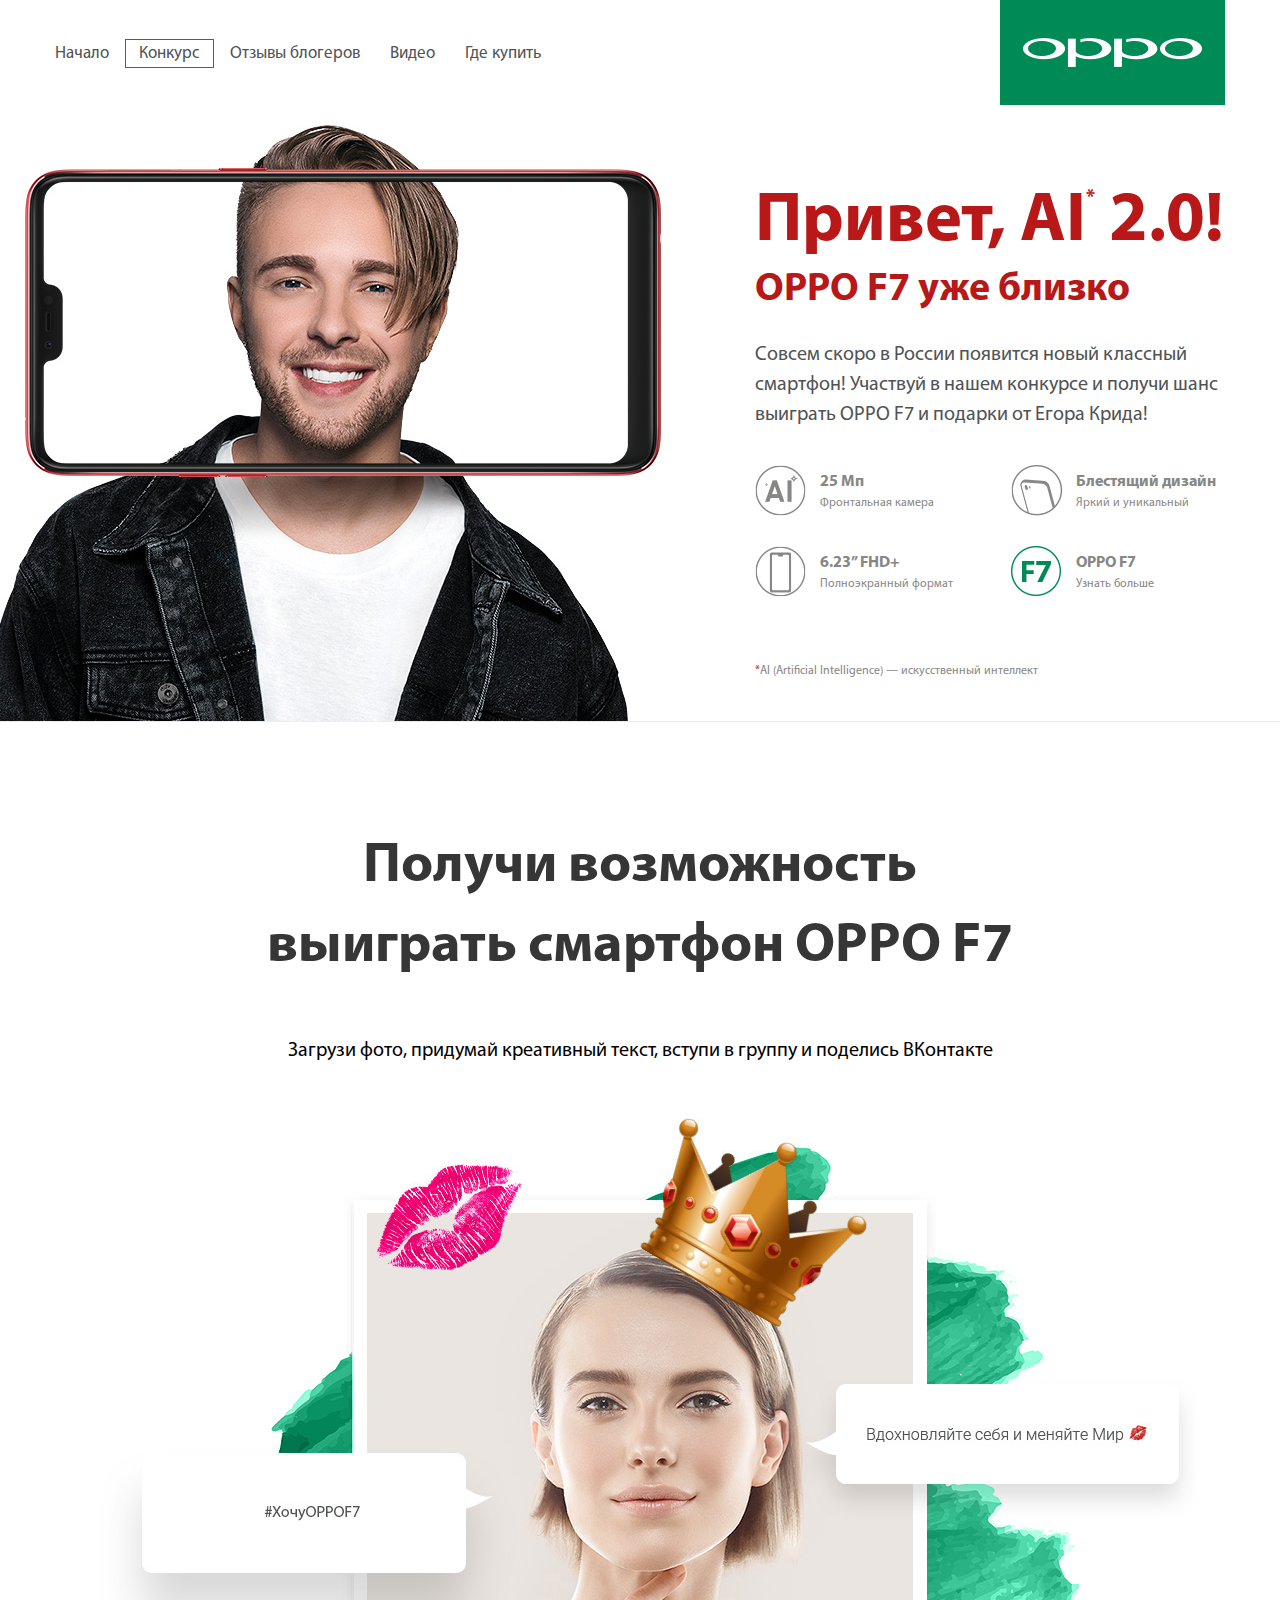
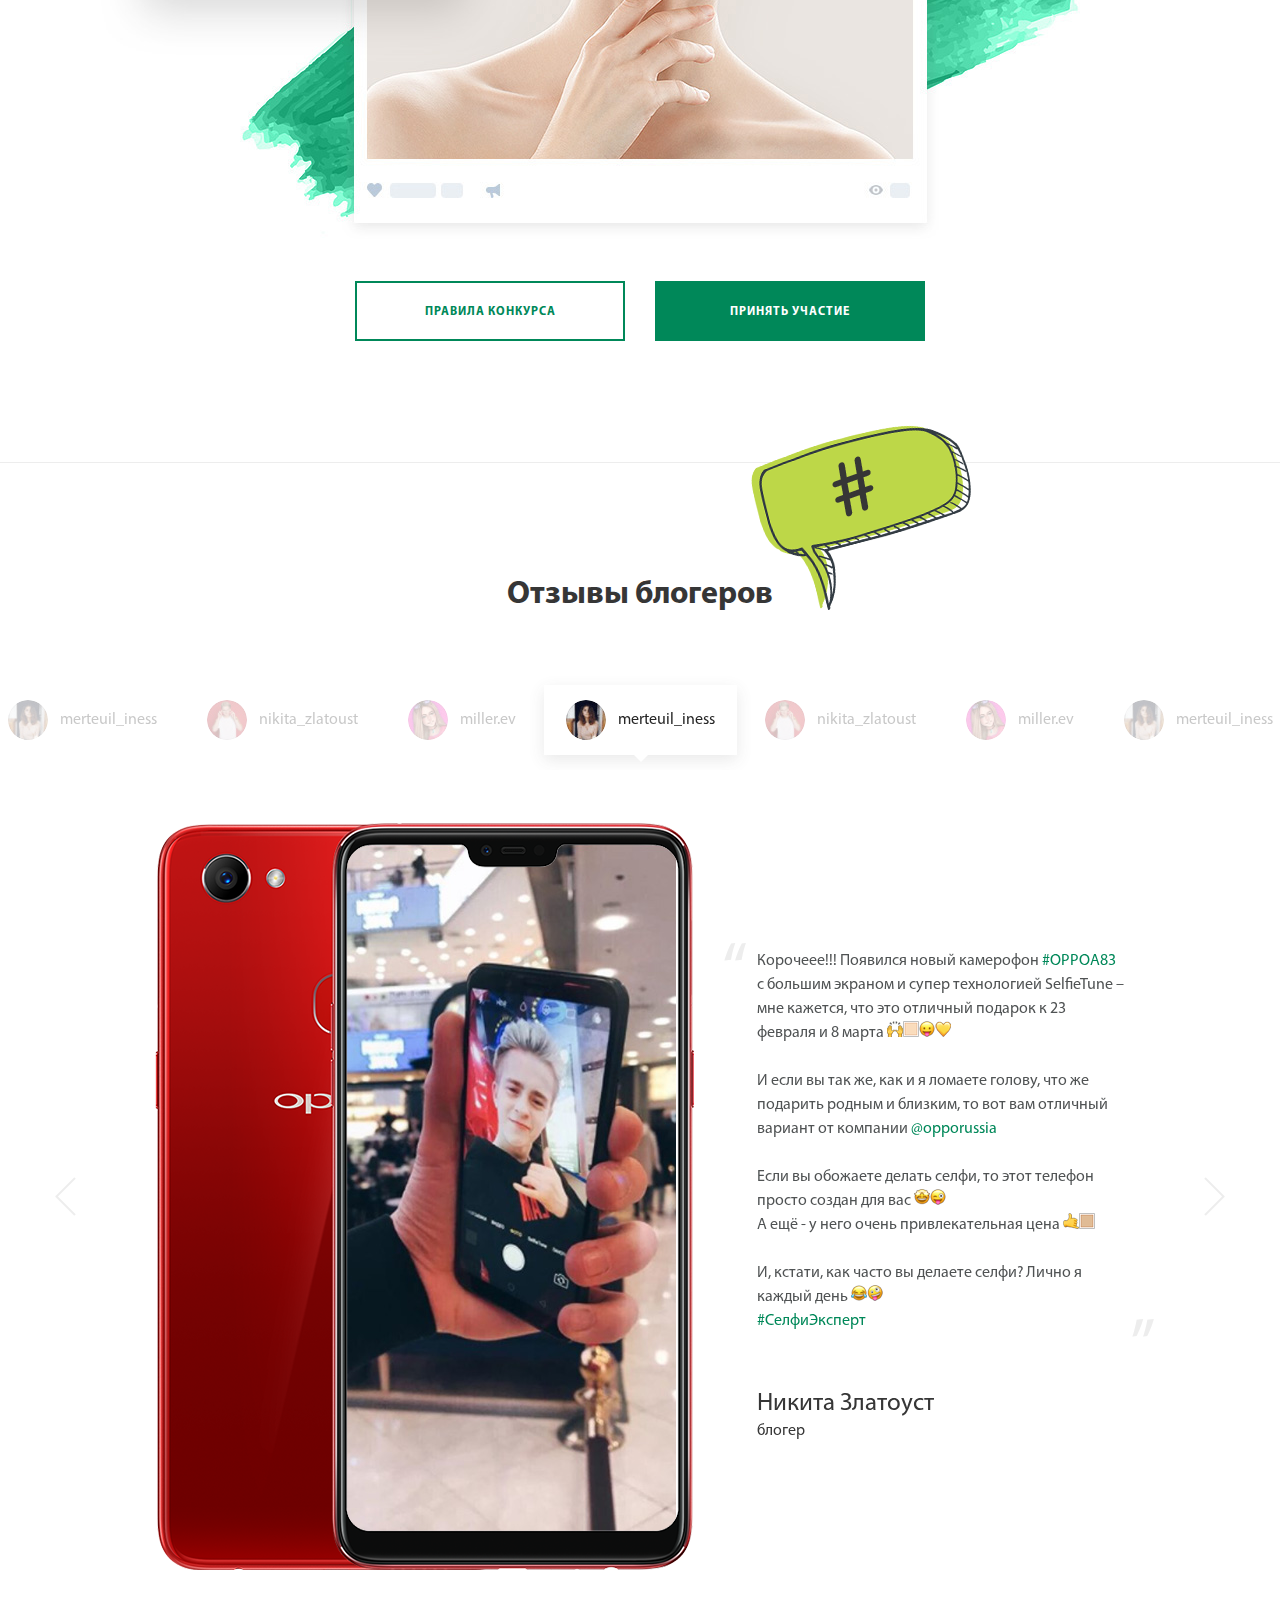
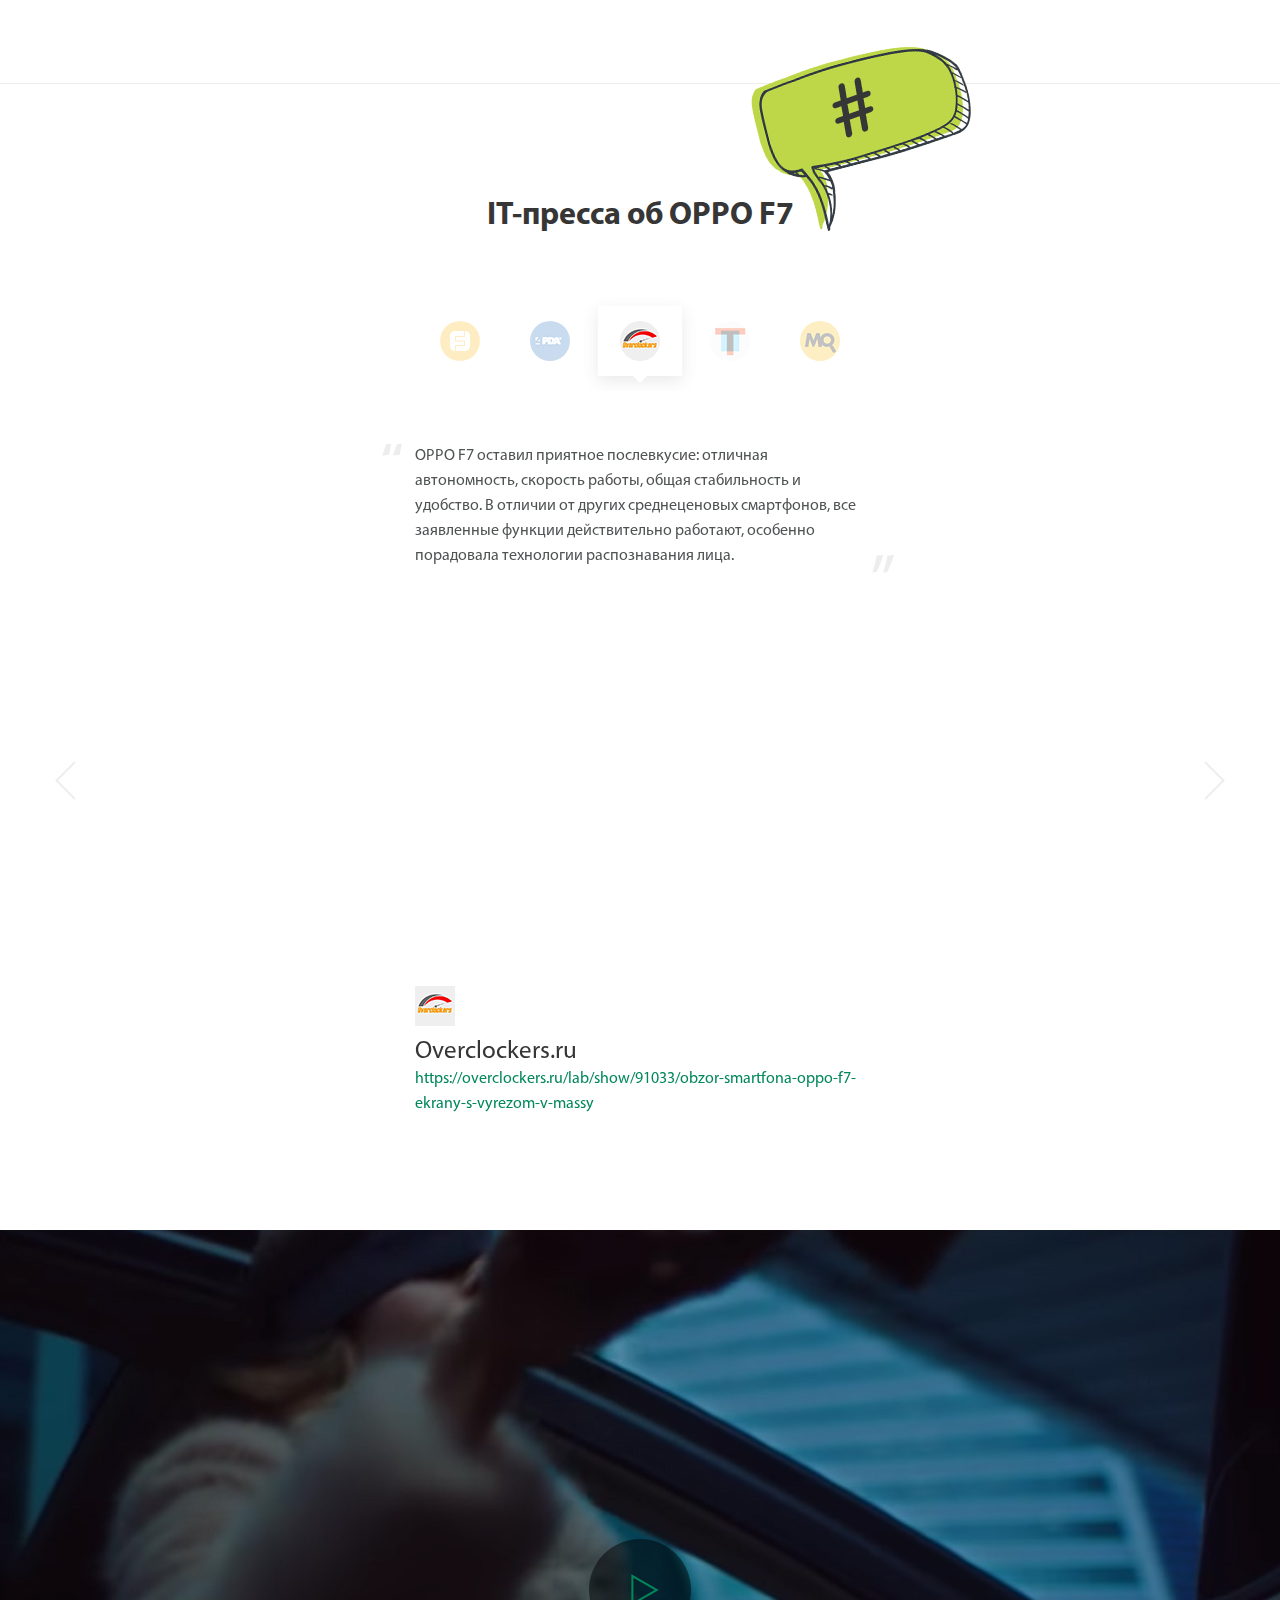
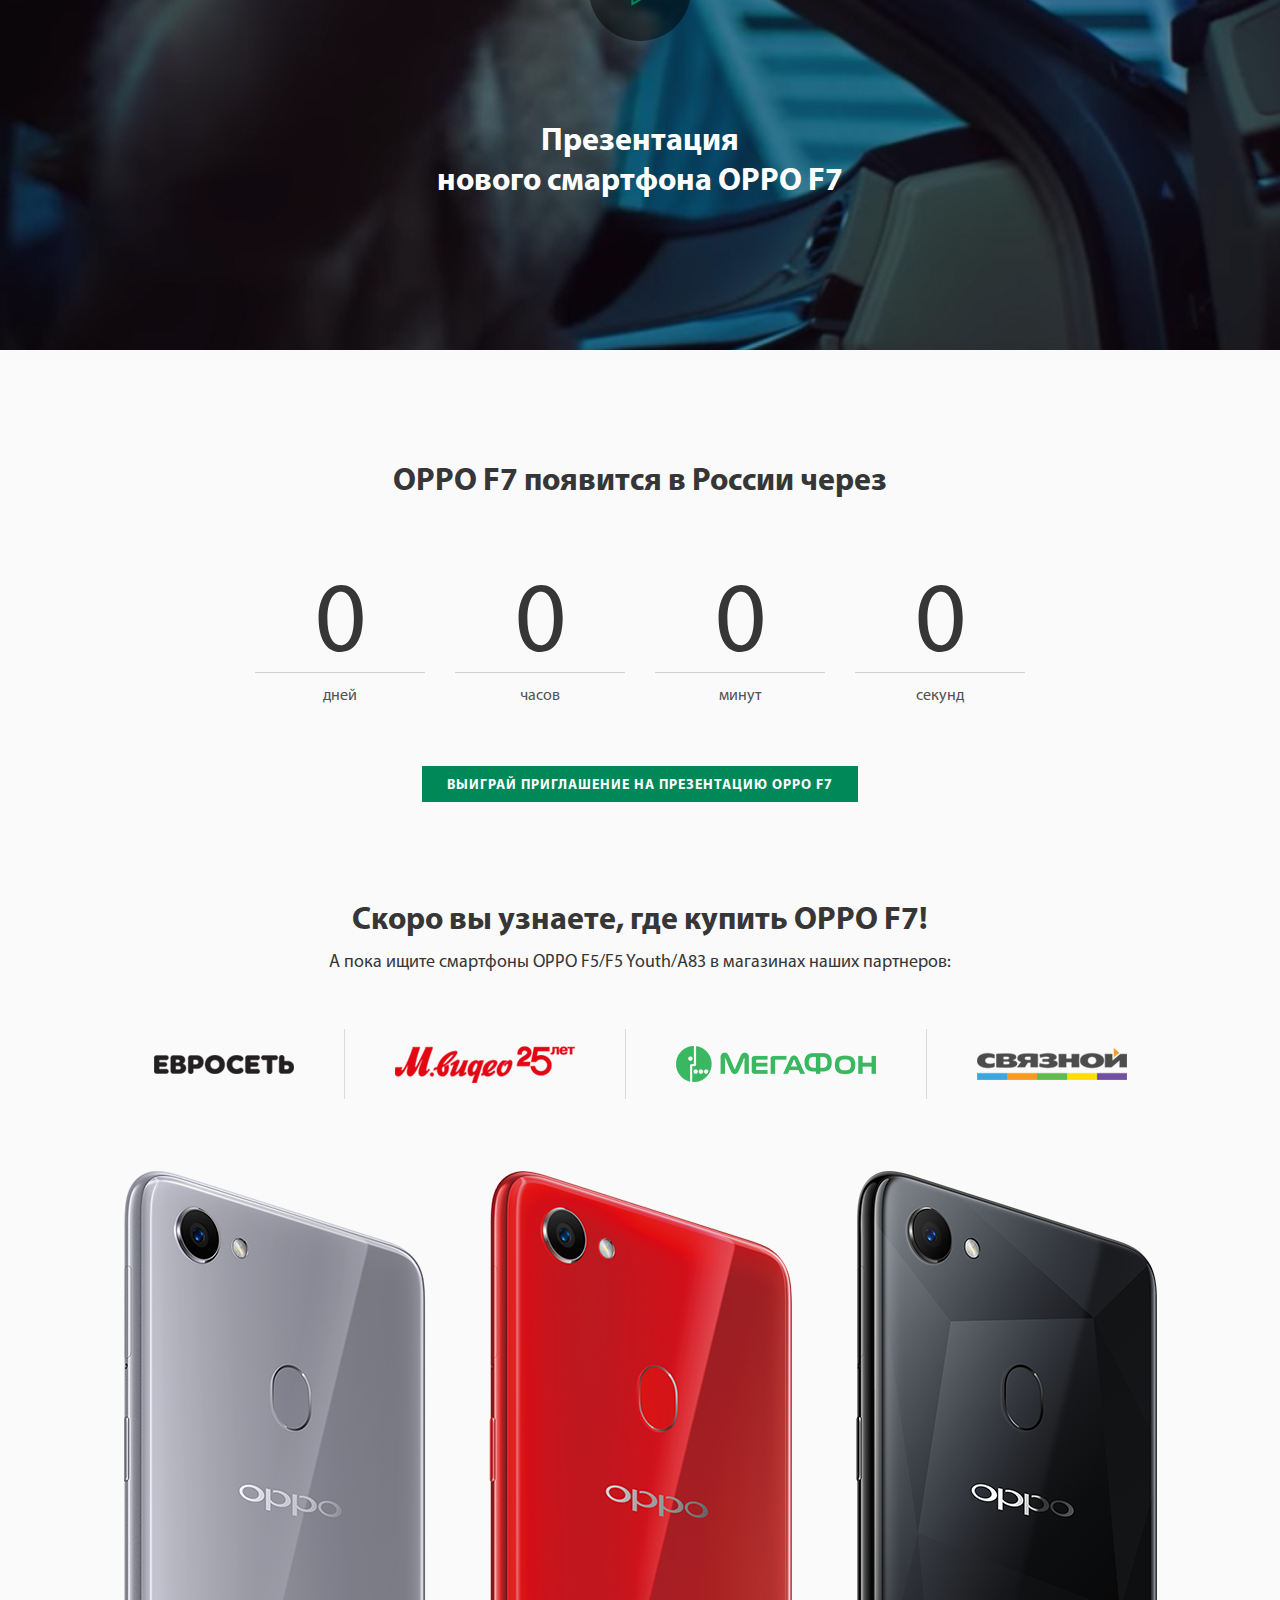
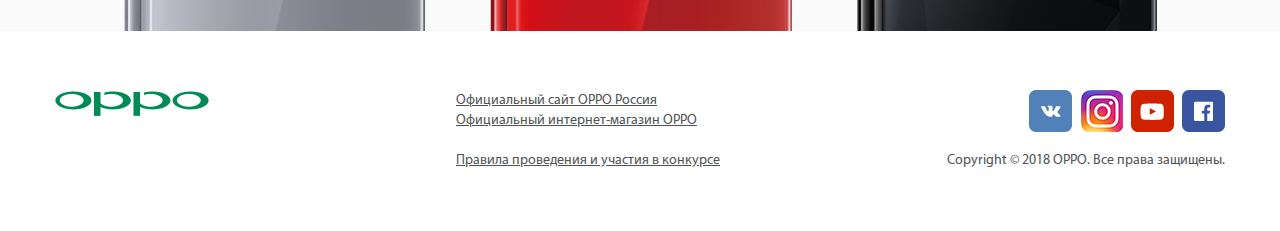
<file: index.html>
<!DOCTYPE html>
<html lang="ru">
    <head>
        <meta charset="utf-8" />
        <title>OPPO</title>

        <link rel="stylesheet" href="css/styles.css" />
        <link rel="stylesheet" href="js/slick/slick.css" />
        <link rel="stylesheet" href="js/jscrollpane/jquery.jscrollpane.css" />

        <script src="js/jquery-3.3.1.min.js"></script>
        <script src="js/jquery.scrollTo.min.js"></script>
        <script src="js/slick/slick.min.js"></script>
        <script src="js/current-device.min.js"></script>
        <script src="js/jscrollpane/jquery.mousewheel.js"></script>
        <script src="js/jscrollpane/jquery.jscrollpane.min.js"></script>
        <script src="js/exif.js"></script>
        <script src="js/tools.js"></script>

        <meta name="viewport" content="width=device-width" />
    </head>

    <body>

        <!-- wrapper -->
        <div class="wrapper">

            <header id="start">
                <div class="container">
                    <div class="logo"><a href="http://www.oppo.com/ru/index.html?utm_source=hellocampaign&utm_medium=button" target="_blank"></a></div>

                    <a href="#" class="nav-mobile-link"></a>
                    <nav>
                        <ul>
                            <li><a href="#start">Начало</a></li>
                            <li class="nav-contest"><a href="#contest">Конкурс</a></li>
                            <li><a href="#reviews">Отзывы блогеров</a></li>
                            <li><a href="#video">Видео</a></li>
                            <li><a href="#buy">Где купить</a></li>
                        </ul>
                    </nav>
                </div>
            </header>

            <!-- welcome -->
            <div class="welcome">
                <div class="container">
                    <div class="welcome-text">
                        <div class="welcome-text-1">Привет, AI<span class="welcome-text-1-notice">*</span> 2.0!</div>
                        <div class="welcome-text-2">OPPO F7 уже близко</div>
                        <div class="welcome-mobile-photo"><img src="images/welcome-mobile.jpg" alt="" /></div>
                        <div class="welcome-text-3">Совсем скоро в России появится новый классный смартфон! Участвуй в нашем конкурсе и получи шанс выиграть OPPO&nbsp;F7 и подарки от Егора Крида!</div>
                        <div class="welcome-props">
                            <div class="welcome-prop">
                                <div class="welcome-prop-icon"><img src="images/welcome-prop-1.png" alt="" /></div>
                                <div class="welcome-prop-text">
                                    <div class="welcome-prop-title">25 Мп</div>
                                    <div class="welcome-prop-descr">Фронтальная камера</div>
                                </div>
                            </div>
                            <div class="welcome-prop">
                                <div class="welcome-prop-icon"><img src="images/welcome-prop-2.png" alt="" /></div>
                                <div class="welcome-prop-text">
                                    <div class="welcome-prop-title">Блестящий дизайн</div>
                                    <div class="welcome-prop-descr">Яркий и уникальный</div>
                                </div>
                            </div>
                            <div class="welcome-prop">
                                <div class="welcome-prop-icon"><img src="images/welcome-prop-3.png" alt="" /></div>
                                <div class="welcome-prop-text">
                                    <div class="welcome-prop-title">6.23’’ FHD+</div>
                                    <div class="welcome-prop-descr">Полноэкранный формат</div>
                                </div>
                            </div>
                            <!--<div class="welcome-prop">
                                <div class="welcome-prop-icon"><img src="images/welcome-prop-4.png" alt="" /></div>
                                <div class="welcome-prop-text">
                                    <div class="welcome-prop-title">64 ГБ ROM</div>
                                    <div class="welcome-prop-descr">4 ГБ RAM</div>
                                </div>
                            </div>-->
                            <div class="welcome-prop">
                                <a href="#" target="_blank">
                                    <div class="welcome-prop-icon"><img src="images/welcome-prop-5.png" alt="" /></div>
                                    <div class="welcome-prop-text">
                                        <div class="welcome-prop-title">OPPO F7</div>
                                        <div class="welcome-prop-descr">Узнать больше</div>
                                    </div>
                                </a>
                            </div>
                        </div>
                        <div class="welcome-notice"><span class="welcome-notice-icon">*</span>AI (Artificial Intelligence) — искусственный интеллект</div>
                    </div>
                </div>
            </div>
            <!-- welcome END -->

            <!-- contest -->
            <div class="contest" id="contest">
                <div class="contest-title">Получи возможность<br /> выиграть смартфон OPPO&nbsp;F7</div>
                <!-- contest list -->
                <div class="contest-list">
                    <div class="contest-list-inner">
                        <div class="contest-step">
                            <div class="contest-text">Загрузи фото, придумай креативный текст, вступи в группу и поделись ВКонтакте</div>
                            <div class="contest-preview"></div>
                            <div class="contest-links">
                                <a href="#" class="contest-link-start">Принять участие</a>
                                <a href="rules.html" class="contest-link-rules" target="_blank">Правила конкурса</a>
                            </div>
                        </div>

                        <div class="contest-step">
                            <div class="contest-menu">
                                <span class="active">Выбери то, что ты любишь</span>
                                <img src="images/contest-menu.png" alt="" />
                                <span>Загрузи своё фото</span>
                                <img src="images/contest-menu.png" alt="" />
                                <span>Придумай креативный текст</span>
                                <img src="images/contest-menu.png" alt="" />
                                <span>Поделиться</span>
                                <img src="images/contest-menu.png" alt="" />
                                <span>Спасибо!</span>
                            </div>
                            <div class="contest-theme">
                                <div class="contest-theme-text"><strong>Выбери</strong> то, что ты любишь</div>
                                <div class="contest-theme-list">
                                    <div class="contest-theme-item" data-id="01" data-border="images/contest-photo-border-01.png" data-placeholder="Не представляешь себя без спорта? Расскажи о своих достижениях: сколько мячей за сезон забиваешь, какие упражнения делаешь в спортзале, какие высоты планируешь покорить и как новый OPPO F7 поможет тебе в этом!">
                                        <div class="contest-theme-item-icon"><svg version="1.1" id="Слой_1" xmlns="http://www.w3.org/2000/svg" xmlns:xlink="http://www.w3.org/1999/xlink" x="0px" y="0px" viewBox="0 0 48 48" style="enable-background:new 0 0 48 48;" xml:space="preserve"><style type="text/css">.st0{fill:none;stroke:#000000;stroke-width:2;stroke-miterlimit:10;}</style><g><circle class="st0" cx="24" cy="5" r="4"/><path class="st0" d="M42,15.7c-0.2-1-1.1-1.7-2.1-1.7H8c-1.2,0-2.2,1.1-2,2.3c0.2,1,1.1,1.7,2.1,1.7H18v26.9c0,1,0.7,1.9,1.7,2.1 c1.3,0.2,2.3-0.8,2.3-2V34c0-1.1,0.9-2,2-2c1.1,0,2,0.9,2,2v10.9c0,1,0.7,1.9,1.7,2.1c1.3,0.2,2.3-0.8,2.3-2V18h10 C41.2,18,42.2,16.9,42,15.7z"/><path class="st0" d="M39.5,17.9c0.7,1.2,2,2.1,3.5,2.1c2.2,0,4-1.8,4-4c0-2.2-1.8-4-4-4c-1.5,0-2.8,0.8-3.5,2.1"/><path class="st0" d="M8.5,14.1C7.8,12.8,6.5,12,5,12c-2.2,0-4,1.8-4,4c0,2.2,1.8,4,4,4c1.5,0,2.8-0.8,3.5-2.1"/><line class="st0" x1="5" y1="12" x2="5" y2="0"/><line class="st0" x1="43" y1="12" x2="43" y2="0"/></g></svg></div>
                                        <div class="contest-theme-item-title">Спорт</div>
                                        <div class="contest-theme-item-plus"></div>
                                    </div>
                                    <div class="contest-theme-item" data-id="02" data-border="images/contest-photo-border-02.png" data-placeholder="Любите путешествия? Напишите об этом! Почувствуйте легкий бриз, поцелуи ласкового солнца, вспомните самый яркий рассвет в горах, на набережной Парижа или родной деревне. Поделитесь своим воспоминанием с друзьями.">
                                        <div class="contest-theme-item-icon"><svg xmlns="http://www.w3.org/2000/svg" viewBox="0 0 64 64" aria-labelledby="title" aria-describedby="desc" role="img" xmlns:xlink="http://www.w3.org/1999/xlink"><path data-name="layer2" d="M34 6s14.2 4.9 25.3 36H16.1S34 32.8 34 6z" fill="none" stroke="#202020" stroke-linecap="round" stroke-linejoin="round" stroke-width="2"></path> <path data-name="layer1" d="M18 60c-4 0-4 2-8 2s-4-2-8-2m32 0c-4 0-4 2-8 2s-4-2-8-2m32 0c-4 0-4 2-8 2s-4-2-8-2m28 1a7.8 7.8 0 0 1-4 1c-4 0-4-2-8-2" fill="none" stroke="#202020" stroke-linecap="round" stroke-linejoin="round" stroke-width="2"></path> <path data-name="layer1" d="M14 61l-6-5.3V50h50a30.4 30.4 0 0 1-8 10M34 50V2" fill="none" stroke="#202020" stroke-linecap="round" stroke-linejoin="round" stroke-width="2"></path></svg></div>
                                        <div class="contest-theme-item-title">Путешествия</div>
                                        <div class="contest-theme-item-plus"></div>
                                    </div>
                                    <div class="contest-theme-item" data-id="03" data-border="images/contest-photo-border-03.png" data-placeholder="Следишь за последними трендами сезона и без труда можешь подобрать идеальный наряд? Твой уникальный имидж постоянно восхищает окружающих? Поделись своими секретами с друзьями и расскажи, как новый OPPO F7 поможет тебе подчеркнуть свой стиль.">
                                        <div class="contest-theme-item-icon"><svg xmlns="http://www.w3.org/2000/svg" viewBox="0 0 64 64" aria-labelledby="title" aria-describedby="desc" role="img" xmlns:xlink="http://www.w3.org/1999/xlink"><path data-name="layer2" fill="none" stroke="#202020" stroke-miterlimit="10" stroke-width="2" d="M34 30.5L26 53l-10-4 7.3-19.5m8.9 6.4L38 53l10-4-8-20" stroke-linejoin="round" stroke-linecap="round"></path> <path data-name="layer1" d="M25.4 18.3S17.7 11 4 11C-.5 23.2 4 35 4 35s14.9-2.5 22-7m12.6-9.7S46.3 11 60 11c4.5 12.2 0 24 0 24s-14.9-2.5-22-7" fill="none" stroke="#202020" stroke-miterlimit="10" stroke-width="2" stroke-linejoin="round" stroke-linecap="round"></path> <circle data-name="layer1" cx="32" cy="22.8" r="8" fill="none" stroke="#202020" stroke-miterlimit="10" stroke-width="2" stroke-linejoin="round" stroke-linecap="round"></circle></svg></div>
                                        <div class="contest-theme-item-title">Мода</div>
                                        <div class="contest-theme-item-plus"></div>
                                    </div>
                                    <div class="contest-theme-item" data-id="04" data-border="images/contest-photo-border-04.png" data-placeholder="Для кого-то еда — возможность утолить голод, а для кого-то — способ самовыражения. Поделись своим любимым рецептом или самым необычным блюдом и не забудь пофантазировать, как новенький OPPO F7 поможет тебе в кулинарном деле!">
                                        <div class="contest-theme-item-icon"><svg xmlns="http://www.w3.org/2000/svg" viewBox="0 0 64 64" aria-labelledby="title" aria-describedby="desc" role="img" xmlns:xlink="http://www.w3.org/1999/xlink"><circle data-name="layer2" cx="32.7" cy="33" r="19" fill="none" stroke="#202020" stroke-linecap="round" stroke-linejoin="round" stroke-width="2"></circle> <circle data-name="layer2" cx="32.7" cy="33" r="11" fill="none" stroke="#202020" stroke-linecap="round" stroke-linejoin="round" stroke-width="2"></circle> <path data-name="layer1" d="M61.7 34.2V48a2 2 0 0 1-2 2 2 2 0 0 1-2-2V34.1M6.7 12v9.5" fill="none" stroke="#202020" stroke-linecap="round" stroke-linejoin="round" stroke-width="2"></path> <path data-name="layer1" d="M61.7 34.2V12a6.3 6.3 0 0 0-6.3 6.3V31a3.2 3.2 0 0 0 3.2 3.2zm-50.5-9.5L10.5 12H2.9l-.6 12.7a3.5 3.5 0 0 0 2.4 3.5V48a2 2 0 1 0 4 0V28.1a3.5 3.5 0 0 0 2.5-3.4z" fill="none" stroke="#202020" stroke-linecap="round" stroke-linejoin="round" stroke-width="2"></path></svg></div>
                                        <div class="contest-theme-item-title">Еда</div>
                                        <div class="contest-theme-item-plus"></div>
                                    </div>
                                    <div class="contest-theme-item" data-id="05" data-border="images/contest-photo-border-05.png" data-placeholder="Если искусство для тебя не просто поход на выставку суперпопулярного художника, значит тебе есть что рассказать! Напиши о прекрасном и о том, как OPPO F7 поможет приблизиться к нему!">
                                        <div class="contest-theme-item-icon"><svg xmlns="http://www.w3.org/2000/svg" viewBox="0 0 64 64" aria-labelledby="title" aria-describedby="desc" role="img" xmlns:xlink="http://www.w3.org/1999/xlink"> <path data-name="layer1" fill="none" stroke="#202020" stroke-miterlimit="10" stroke-width="2" d="M2 14h60v48H2z" stroke-linejoin="round" stroke-linecap="round"></path> <path data-name="layer2" fill="none" stroke="#202020" stroke-miterlimit="10" stroke-width="2" d="M10 22h44v32H10z" stroke-linejoin="round" stroke-linecap="round"></path> <path data-name="layer1" fill="none" stroke="#202020" stroke-miterlimit="10" stroke-width="2" d="M16 14L32 2l16 12" stroke-linejoin="round" stroke-linecap="round"></path></svg></div>
                                        <div class="contest-theme-item-title">Искусство</div>
                                        <div class="contest-theme-item-plus"></div>
                                    </div>
                                    <div class="contest-theme-item" data-id="06" data-border="images/contest-photo-border-06.png" data-placeholder="Ты разбираешься в музыке или даже создаешь её? Твой плейлист заряжен энергией и драйвом? Поделись своим увлечением с друзьями и расскажи, как новый OPPO F7 поможет ему заиграть новыми красками!">
                                        <div class="contest-theme-item-icon"><svg xmlns="http://www.w3.org/2000/svg" viewBox="0 0 64 64" aria-labelledby="title" aria-describedby="desc" role="img" xmlns:xlink="http://www.w3.org/1999/xlink"> <path data-name="layer1" d="M35 23.4A11.1 11.1 0 0 0 22 25a10 10 0 0 0-1.8 2.5c-1 1.7-2.7 4.4-6.5 4.5h-.9a12.7 12.7 0 0 0-7.1 3.5C.3 41.1.9 50.6 7.1 56.9s15.7 6.9 21.2 1.4a12.6 12.6 0 0 0 3.5-7 1.9 1.9 0 0 0 .1-.7 8.4 8.4 0 0 1 4.5-6.8A10 10 0 0 0 39 42a11.1 11.1 0 0 0 1.7-13" fill="none" stroke="#202020" stroke-miterlimit="10" stroke-width="2" stroke-linejoin="round" stroke-linecap="round"></path> <path data-name="layer2" d="M20.2 38.1l34.1-34c1.6-1.6 2.7-3 4.2-1.4l2.8 2.8c1.6 1.6.1 2.7-1.4 4.2L25.8 43.8" fill="none" stroke="#202020" stroke-miterlimit="10" stroke-width="2" stroke-linejoin="round" stroke-linecap="round"></path> <circle data-name="layer1" cx="19.9" cy="44.1" r="6" transform="rotate(-45 19.892 44.16)" fill="none" stroke="#202020" stroke-miterlimit="10" stroke-width="2" stroke-linejoin="round" stroke-linecap="round"></circle> <path data-name="layer2" fill="none" stroke="#202020" stroke-miterlimit="10" stroke-width="2" d="M59.9 4.1l-47 47" stroke-linejoin="round" stroke-linecap="round"></path> <path data-name="layer1" fill="none" stroke="#202020" stroke-miterlimit="10" stroke-width="2" d="M9.4 47.6l7 7" stroke-linejoin="round" stroke-linecap="round"></path></svg></div>
                                        <div class="contest-theme-item-title">Музыка</div>
                                        <div class="contest-theme-item-plus"></div>
                                    </div>
                                    <div class="contest-theme-item" data-id="07" data-border="images/contest-photo-border-07.png" data-placeholder="Бизнесмен — это звучит гордо! Это человек, уверенный в себе и своих силах, способный рисковать и принимать волевые решения. Успешным может стать каждый, но для этого нужно много работать. Расскажи о своем подходе к работе и о том, как OPPO F7 поможет тебе добиться успеха!">
                                        <div class="contest-theme-item-icon"><svg version="1.1" id="Слой_1" xmlns="http://www.w3.org/2000/svg" xmlns:xlink="http://www.w3.org/1999/xlink" x="0px" y="0px" viewBox="0 0 48 48" style="enable-background:new 0 0 48 48;" xml:space="preserve"><style type="text/css">.st0{fill:none;stroke:#202020;stroke-width:2;stroke-linecap:round;stroke-linejoin:round;stroke-miterlimit:10;}</style><path class="st0" d="M16.3,12.6V9.4c0-3.4,2.7-6.1,6.1-6.1h3.1c3.4,0,6.1,2.7,6.1,6.1v3"/><path class="st0" d="M27.1,32.4H47V15.6c0-1.7-1.4-3.1-3.1-3.1H4.1c-1.7,0-3.1,1.4-3.1,3.1v16.9h19.9 M45.5,32.4v12.3H2.5V32.4"/><path class="st0" d="M20.9,29.4h6.1v6.1h-6.1V29.4z"/></svg></div>
                                        <div class="contest-theme-item-title">Бизнес</div>
                                        <div class="contest-theme-item-plus"></div>
                                    </div>
                                    <div class="contest-theme-item" data-id="08" data-border="images/contest-photo-border-08.png" data-placeholder="Поразительно, как всего за несколько лет технологии успевают кардинально изменить жизнь. Чтобы не отстать от её безудержного темпа, желательно иметь только самые мощные и надежные гаджеты! Расскажи, какие функции OPPO F7 помогут тебе быть в курсе последних новостей из мира техники!">
                                        <div class="contest-theme-item-icon"><svg xmlns="http://www.w3.org/2000/svg" viewBox="0 0 64 64" aria-labelledby="title" aria-describedby="desc" role="img" xmlns:xlink="http://www.w3.org/1999/xlink"> <circle data-name="layer1" cx="32" cy="22" r="4" fill="none" stroke="#202020" stroke-linecap="round" stroke-linejoin="round" stroke-width="2"></circle> <path data-name="layer2" d="M22 26h-3.1a2.9 2.9 0 0 0-2.9 2.9v12.2a2.9 2.9 0 0 1-2.4 2.9h-2.7A2.9 2.9 0 0 0 8 46.9V58h8m26-32h3.1a2.9 2.9 0 0 1 2.9 2.9v12.2a2.9 2.9 0 0 0 2.4 2.9H53a2.9 2.9 0 0 1 3 2.9V58h-8m-20 0h8m6-6V19.8C42 8.9 32 2 32 2S22 8.9 22 19.8V52" fill="none" stroke="#202020" stroke-linecap="round" stroke-linejoin="round" stroke-width="2"></path> <path data-name="layer1" d="M28 62v-4a6 6 0 1 0-12 0v4zm20 0v-4a6 6 0 1 0-12 0v4z" fill="none" stroke="#202020" stroke-linecap="round" stroke-linejoin="round" stroke-width="2"></path></svg></div>
                                        <div class="contest-theme-item-title">Современные технологии</div>
                                        <div class="contest-theme-item-plus"></div>
                                    </div>
                                    <div class="contest-theme-item" data-id="09" data-border="images/contest-photo-border-09.png" data-placeholder="Взрывной танцпол или уютный квартирник? Безудержное веселье с толпой друзей или тихий вечер вдвоем? Главное, чтобы было ярко и интересно. Опиши вечеринку своей мечты и пофантазируй, как OPPO F7 поможет тебе стать её звездой!">
                                        <div class="contest-theme-item-icon"><svg xmlns="http://www.w3.org/2000/svg" viewBox="0 0 64 64" aria-labelledby="title" aria-describedby="desc" role="img" xmlns:xlink="http://www.w3.org/1999/xlink"> <path data-name="layer2" fill="none" stroke="#202020" stroke-linecap="round" stroke-linejoin="round" stroke-width="2" d="M26.5 34v28m-10 0h20"></path> <path data-name="layer1" d="M33.5 12a11 11 0 1 1 7 11.3" fill="none" stroke="#202020" stroke-linecap="round" stroke-linejoin="round" stroke-width="2"></path> <path data-name="layer2" d="M44.1 18a18.9 18.9 0 0 0 .4-4v-2h-36v2a18.9 18.9 0 0 0 .4 4" fill="none" stroke="#202020" stroke-linecap="round" stroke-linejoin="round" stroke-width="2"></path> <path data-name="layer1" d="M8.9 18c.8 3.6 2.8 5.3 5.6 6s5 2.8 5.4 4.8 1.4 5.2 6.6 5.2c5.2 0 6.2-3.3 6.7-5.3s1.7-3.9 5.4-4.8 4.8-2.4 5.6-6z" fill="none" stroke="#202020" stroke-linecap="round" stroke-linejoin="round" stroke-width="2"></path></svg></div>
                                        <div class="contest-theme-item-title">Вечеринки</div>
                                        <div class="contest-theme-item-plus"></div>
                                    </div>
                                    <div class="contest-theme-item" data-id="10" data-border="images/contest-photo-border-10.png" data-placeholder="Фотография — это удивительная возможность запечатлеть события, людей, окружающий мир. Это искусство, доступное каждому. Расскажи о том, что любишь фотографировать ты и как OPPO F7 поможет тебе стать профи в этом деле!">
                                        <div class="contest-theme-item-icon"><svg xmlns="http://www.w3.org/2000/svg" viewBox="0 0 64 64" aria-labelledby="title" aria-describedby="desc" role="img" xmlns:xlink="http://www.w3.org/1999/xlink"> <path data-name="layer2" d="M59 17H46.6L40 9H24l-6.6 8H5a3 3 0 0 0-3 3v30a3 3 0 0 0 3 3h54a3 3 0 0 0 3-3V20a3 3 0 0 0-3-3z" fill="none" stroke="#202020" stroke-miterlimit="10" stroke-width="2" stroke-linejoin="round" stroke-linecap="round"></path> <circle data-name="layer1" cx="32" cy="33" r="14" fill="none" stroke="#202020" stroke-miterlimit="10" stroke-width="2" stroke-linejoin="round" stroke-linecap="round"></circle> <circle data-name="layer1" cx="54" cy="25" r="1" fill="none" stroke="#202020" stroke-miterlimit="10" stroke-width="2" stroke-linejoin="round" stroke-linecap="round"></circle> <circle data-name="layer1" cx="32" cy="33" r="6" fill="none" stroke="#202020" stroke-miterlimit="10" stroke-width="2" stroke-linejoin="round" stroke-linecap="round"></circle></svg></div>
                                        <div class="contest-theme-item-title">Фотография</div>
                                        <div class="contest-theme-item-plus"></div>
                                    </div>
                                    <div class="contest-theme-item" data-id="11" data-border="images/contest-photo-border-11.png" data-placeholder="Автомобиль для тебя больше, чем средство передвижения? Любишь скорость и ценишь комфорт? Расскажи, чем должен отличаться топовый автомобиль и чем он похож на OPPO F7!">
                                        <div class="contest-theme-item-icon"><svg viewBox="0 0 64 64" xmlns="http://www.w3.org/2000/svg" aria-labelledby="title" aria-describedby="desc" role="img" xmlns:xlink="http://www.w3.org/1999/xlink"> <path stroke-width="2" stroke-linejoin="round" stroke-linecap="round" stroke="#202020" fill="none" d="M9.011 41H3s.023-4.814.368-8.32a37.433 37.433 0 0 1 4.369-12.12A3.908 3.908 0 0 1 10.444 19H36.27l8.856 8s10.722 1.5 13.688 1.728c3.454.271 3.176 2.894 3.176 2.894s-.364 3.917-.624 5.841S60.047 41 58.357 41H55m-12 0H21.011m24.131-14.006H4.867" data-name="layer2"></path> <circle stroke-width="2" stroke-linejoin="round" stroke-linecap="round" stroke="#202020" fill="none" r="6" cy="41" cx="15.011" data-name="layer1"></circle> <circle stroke-width="2" stroke-linejoin="round" stroke-linecap="round" stroke="#202020" fill="none" r="6" cy="40.999" cx="49.002" data-name="layer1"></circle></svg></div>
                                        <div class="contest-theme-item-title">Автомобили</div>
                                        <div class="contest-theme-item-plus"></div>
                                    </div>
                                    <div class="contest-theme-item" data-id="12" data-border="images/contest-photo-border-12.png" data-placeholder="Питомцы радуют нас и делают жизнь яркой и разнообразной. Они поддерживают нас в трудные минуты и понимают без слов. Поделись с друзьями своей историей о своих питомцах и расскажи, как OPPO F7 поможет тебе общаться с ними!">
                                        <div class="contest-theme-item-icon"><svg xmlns="http://www.w3.org/2000/svg" viewBox="0 0 64 64" aria-labelledby="title" aria-describedby="desc" role="img" xmlns:xlink="http://www.w3.org/1999/xlink"> <path data-name="layer2" d="M58 18c0 5.2-3.5 7.4-8 8.2M62 36H50m-1.2 8C54 45.2 59.9 48 60 56M6 18c0 5.2 3.5 7.4 8 8.2M2 36h12m1.2 8C10 45.2 4 48 4 56" fill="none" stroke="#202020" stroke-linecap="round" stroke-linejoin="round" stroke-width="2"></path> <path data-name="layer1" d="M18 22.6v-2a8.6 8.6 0 0 1 8.6-8.6h10.8a8.6 8.6 0 0 1 8.6 8.6v1.9M24.2 12.4a8 8 0 0 1 15.7 0" fill="none" stroke="#202020" stroke-linecap="round" stroke-linejoin="round" stroke-width="2"></path> <path data-name="layer1" d="M43.3 22H20.7a6.7 6.7 0 0 0-6.7 6.7v7.8c.1 10.6 6 19.3 18 21.5 12-2.1 17.9-11 18-21.6v-7.7a6.7 6.7 0 0 0-6.7-6.7zM32 22v36" fill="none" stroke="#202020" stroke-linecap="round" stroke-linejoin="round" stroke-width="2"></path></svg></div>
                                        <div class="contest-theme-item-title">Животные</div>
                                        <div class="contest-theme-item-plus"></div>
                                    </div>
                                    <div class="contest-theme-item" data-id="13" data-border="images/contest-photo-border-13.png" data-placeholder="Тебе наверняка хоть раз хотелось стать знаменитостью, да? Сегодня существует миллион способов прославиться, и один из них — это… Расскажи, как OPPO F7 поможет тебе стать ближе к звёздам!">
                                        <div class="contest-theme-item-icon"><svg version="1.1" id="Слой_1" xmlns="http://www.w3.org/2000/svg" xmlns:xlink="http://www.w3.org/1999/xlink" x="0px" y="0px" viewBox="0 0 48 48" style="enable-background:new 0 0 48 48;" xml:space="preserve"> <style type="text/css">.st0{fill:none;} </style> <g><g> <path class="st0" d="M21.4,18.5c4.3,0,7.9-3.5,7.9-7.9s-3.5-7.9-7.9-7.9s-7.9,3.5-7.9,7.9S17.1,18.5,21.4,18.5z"/> <path d="M21.4,21.1c5.8,0,10.5-4.7,10.5-10.5S27.2,0.2,21.4,0.2S10.9,4.9,10.9,10.6S15.6,21.1,21.4,21.1z M21.4,2.8 c4.3,0,7.9,3.5,7.9,7.9s-3.5,7.9-7.9,7.9s-7.9-3.5-7.9-7.9S17.1,2.8,21.4,2.8z"/> <path d="M32.9,25.1l1.1,4.6l2.5-0.6l-1.6-6.5h-9.8L25,23.7c0,0-0.1,1-0.7,2c-0.7,1.2-1.6,1.8-2.9,1.8c-2.9,0-3.5-3.5-3.5-3.7 l-0.2-1.1H7.9L3.3,40.7l2.5,0.6l4.1-16.2h5.7c0.7,2.4,2.5,4.8,5.8,4.8c3.2,0,5.1-2.5,5.8-4.8H32.9z"/> </g> <polygon points="44.7,37.4 38.6,36.5 35.9,31 33.2,36.5 27.1,37.4 31.5,41.7 30.5,47.8 35.9,45 41.4,47.8 40.3,41.7"/></g></svg></div>
                                        <div class="contest-theme-item-title">Знаменитости</div>
                                        <div class="contest-theme-item-plus"></div>
                                    </div>
                                </div>
                                <a href="#" class="contest-theme-item-next">
                                    <div class="contest-theme-item-next-title">Ваш выбор</div>
                                    <div class="contest-theme-item-next-icon"></div>
                                    <div class="contest-theme-item-next-theme"></div>
                                    <div class="contest-theme-item-next-text">Дальше</div>
                                </a>
                            </div>
                        </div>

                        <div class="contest-step">
                            <div class="contest-menu">
                                <span class="back contest-menu-back-from-photo">Выбери то, что ты любишь</span>
                                <img src="images/contest-menu.png" alt="" />
                                <span class="active">Загрузи своё фото</span>
                                <img src="images/contest-menu.png" alt="" />
                                <span>Придумай креативный текст</span>
                                <img src="images/contest-menu.png" alt="" />
                                <span>Поделиться</span>
                                <img src="images/contest-menu.png" alt="" />
                                <span>Спасибо!</span>
                            </div>
                            <div class="contest-photo">
                                <div class="contest-camera">
                                    <video id="camera-stream"></video>
                                </div>
                                <div class="contest-photo-editor">
                                    <canvas id="photo-editor" width="580" height="580"></canvas>
                                </div>
                                <div class="contest-photo-text"><strong>Загрузи</strong> своё фото</div>
                                <div class="contest-photo-links">
                                    <div class="contest-photo-upload">
                                        <div class="contest-photo-upload-field"><input type="file" name="file" /></div>
                                        <div class="contest-photo-upload-title">Загрузить<br /> фотографию</div>
                                    </div>
                                    <div class="contest-photo-camera">
                                        <div class="contest-photo-camera-field"></div>
                                        <div class="contest-photo-upload-title">Сделать<br /> снимок</div>
                                    </div>
                                </div>
                                <a href="#" class="contest-photo-reload"></a>
                                <a href="#" class="contest-camera-btn">
                                    <svg viewBox="0 0 44 40" id="spr-take-photo" width="44" height="40"> <path fill-rule="evenodd" d="M12 10H7.785C5.699 10 4 11.73 4 13.857v19.286C4 35.273 5.695 37 7.785 37h28.43C38.301 37 40 35.27 40 33.143V13.857C40 11.727 38.305 10 36.215 10H31c-.95 0-1.9-1.017-1.9-2 0-2.205-1.704-4-3.8-4h-7.6c-2.104 0-3.8 1.787-3.8 4 0 1.008-.95 2-1.9 2zm-.859-4c.686-3.421 3.79-6 7.526-6h7.666c3.728 0 6.837 2.584 7.525 6h2.494C40.576 6 44 9.384 44 13.556v18.888C44 36.614 40.572 40 36.352 40H7.648C3.424 40 0 36.616 0 32.444V13.556C0 9.386 3.428 6 7.648 6h3.493zM31 22.5a9.5 9.5 0 1 1-19 0 9.5 9.5 0 0 1 19 0zm-15 0a5.5 5.5 0 1 0 11 0 5.5 5.5 0 0 0-11 0z"></path></svg>
                                </a>
                                <a href="#" class="contest-photo-item-next">Дальше</a>
                            </div>
                        </div>

                        <div class="contest-step">
                            <div class="contest-menu">
                                <span>Выбери то, что ты любишь</span>
                                <img src="images/contest-menu.png" alt="" />
                                <span class="back contest-menu-back-from-text">Загрузи своё фото</span>
                                <img src="images/contest-menu.png" alt="" />
                                <span class="active">Придумай креативный текст</span>
                                <img src="images/contest-menu.png" alt="" />
                                <span>Поделиться</span>
                                <img src="images/contest-menu.png" alt="" />
                                <span>Спасибо!</span>
                            </div>
                            <div class="contest-text-wrap">
                                <div class="contest-text-photo">
                                    <img src="images/blank.gif" alt="" width="580" height="580" />
                                </div>
                                <div class="contest-text-header">
                                    <div class="contest-text-header-wrap">
                                        <div class="contest-text-header-inner"><strong>Придумай</strong> креативный текст<br /> на тему “<span class="contest-text-header-theme"></span>”</div>
                                    </div>
                                </div>
                                <div class="contest-text-tags">#ХочуOPPOF7</div>
                                <div class="contest-text-textarea"><textarea name="message" rows="8" cols="10" placeholder=""></textarea></div>
                                <a href="#" class="contest-text-next">Поделиться вКонтакте</a>
                                <div class="contest-text-mobile">
                                    <div class="contest-text-textarea-mobile"></div>
                                    <a href="#" class="contest-text-next-mobile active">Поделиться вКонтакте</a>
                                </div>
                            </div>
                        </div>

                        <div class="contest-step">
                            <div class="contest-menu">
                                <span>Выбери то, что ты любишь</span>
                                <img src="images/contest-menu.png" alt="" />
                                <span>Загрузи своё фото</span>
                                <img src="images/contest-menu.png" alt="" />
                                <span class="back contest-menu-back-from-auth">Придумай креативный текст</span>
                                <img src="images/contest-menu.png" alt="" />
                                <span class="active">Поделиться</span>
                                <img src="images/contest-menu.png" alt="" />
                                <span>Спасибо!</span>
                            </div>
                            <div class="contest-auth">
                                <div class="contest-auth-text">Для участия в конкурсе<br /> <strong>авторизуйся</strong> с помощью<br /> сервиса ВКонтакте</div>
                                <a href="#" class="contest-auth-link">Авторизоваться</a>
                            </div>
                        </div>

                        <div class="contest-step">
                            <div class="contest-menu">
                                <span>Выбери то, что ты любишь</span>
                                <img src="images/contest-menu.png" alt="" />
                                <span>Загрузи своё фото</span>
                                <img src="images/contest-menu.png" alt="" />
                                <span>Придумай креативный текст</span>
                                <img src="images/contest-menu.png" alt="" />
                                <span>Поделиться</span>
                                <img src="images/contest-menu.png" alt="" />
                                <span class="active">Спасибо!</span>
                            </div>
                            <div class="contest-share">
                                <div class="contest-share-text">
                                    <div class="contest-share-title">Пост опубликован,<br /> спасибо за участие!</div>
                                    <div class="contest-share-descr">
                                        <p>Если тебя ещё нет в группе OPPO <a href="https://vk.com/oppo_russia" target="_blank">ВКонтакте</a> –<br /> самое время подписаться.</p>
                                        <p>Желаем победы в конкурсе!<br /> Команда OPPO Россия</p>
                                        <p><strong>Призы ждут тебя!</strong></p>
                                        <p><img src="images/contest-share-gifts.jpg" alt="" /></p>
                                    </div>
                                </div>
                                <div class="contest-share-photo"><img src="images/contest-share.jpg" alt="" /></div>
                            </div>
                        </div>

                    </div>
                </div>
                <!-- contest list END -->
            </div>
            <!-- contest END -->

            <!-- reviews -->
            <div class="reviews" id="reviews">
                <div class="reviews-title">Отзывы блогеров</div>
                <div class="reviews-authors">
                    <div class="reviews-authors-list">
                        <div class="reviews-authors-item">
                            <a href="#">
                                <div class="reviews-authors-item-photo"><img src="files/reviews-1.jpg" alt="" /></div>
                                <div class="reviews-authors-item-title">merteuil_iness</div>
                            </a>
                        </div>
                        <div class="reviews-authors-item">
                            <a href="#">
                                <div class="reviews-authors-item-photo"><img src="files/reviews-2.jpg" alt="" /></div>
                                <div class="reviews-authors-item-title">nikita_zlatoust</div>
                            </a>
                        </div>
                        <div class="reviews-authors-item">
                            <a href="#">
                                <div class="reviews-authors-item-photo"><img src="files/reviews-3.jpg" alt="" /></div>
                                <div class="reviews-authors-item-title">miller.ev</div>
                            </a>
                        </div>
                        <div class="reviews-authors-item">
                            <a href="#">
                                <div class="reviews-authors-item-photo"><img src="files/reviews-1.jpg" alt="" /></div>
                                <div class="reviews-authors-item-title">merteuil_iness</div>
                            </a>
                        </div>
                        <div class="reviews-authors-item">
                            <a href="#">
                                <div class="reviews-authors-item-photo"><img src="files/reviews-2.jpg" alt="" /></div>
                                <div class="reviews-authors-item-title">nikita_zlatoust</div>
                            </a>
                        </div>
                        <div class="reviews-authors-item">
                            <a href="#">
                                <div class="reviews-authors-item-photo"><img src="files/reviews-3.jpg" alt="" /></div>
                                <div class="reviews-authors-item-title">miller.ev</div>
                            </a>
                        </div>
                        <div class="reviews-authors-item">
                            <a href="#">
                                <div class="reviews-authors-item-photo"><img src="files/reviews-1.jpg" alt="" /></div>
                                <div class="reviews-authors-item-title">merteuil_iness</div>
                            </a>
                        </div>
                        <div class="reviews-authors-item">
                            <a href="#">
                                <div class="reviews-authors-item-photo"><img src="files/reviews-2.jpg" alt="" /></div>
                                <div class="reviews-authors-item-title">nikita_zlatoust</div>
                            </a>
                        </div>
                        <div class="reviews-authors-item">
                            <a href="#">
                                <div class="reviews-authors-item-photo"><img src="files/reviews-3.jpg" alt="" /></div>
                                <div class="reviews-authors-item-title">miller.ev</div>
                            </a>
                        </div>
                        <div class="reviews-authors-item">
                            <a href="#">
                                <div class="reviews-authors-item-photo"><img src="files/reviews-1.jpg" alt="" /></div>
                                <div class="reviews-authors-item-title">merteuil_iness</div>
                            </a>
                        </div>
                        <div class="reviews-authors-item">
                            <a href="#">
                                <div class="reviews-authors-item-photo"><img src="files/reviews-2.jpg" alt="" /></div>
                                <div class="reviews-authors-item-title">nikita_zlatoust</div>
                            </a>
                        </div>
                        <div class="reviews-authors-item">
                            <a href="#">
                                <div class="reviews-authors-item-photo"><img src="files/reviews-3.jpg" alt="" /></div>
                                <div class="reviews-authors-item-title">miller.ev</div>
                            </a>
                        </div>
                    </div>
                </div>
                <div class="container">
                    <div class="reviews-list">
                        <!-- reviews item -->
                        <div class="reviews-item">
                            <div class="reviews-item-inner">
                                <div class="reviews-item-photo">
                                    <div class="reviews-item-photo-inner">
                                        <div class="reviews-item-photo-img" style="background-image:url(files/reviews.jpg)"></div>
                                    </div>
                                </div>
                                <div class="reviews-item-text">
                                    <div class="reviews-item-text-descr">
                                        Корочеее!!! Появился новый камерофон <a href="#">#OPPOA83</a><br /> с&nbsp;большим экраном и супер технологией SelfieTune – мне кажется, что это отличный подарок к 23 февраля и 8&nbsp;марта <img src="files/reviews-smile-1.png" alt="" /><br />
                                        <br />
                                        И если вы так же, как и я ломаете голову, что же подарить родным и близким, то вот вам отличный вариант от компании <a href="#">@opporussia</a><br />
                                        <br />
                                        Если вы обожаете делать селфи, то этот телефон просто создан для вас <img src="files/reviews-smile-2.png" alt="" /><br />
                                        А ещё - у него очень привлекательная цена <img src="files/reviews-smile-3.png" alt="" /><br />
                                        <br />
                                        И, кстати, как часто вы делаете селфи? Лично я каждый день <img src="files/reviews-smile-4.png" alt="" /><br />
                                        <a href="#">#СелфиЭксперт</a>
                                    </div>
                                    <div class="reviews-item-text-author-name">Никита Златоуст</div>
                                    <div class="reviews-item-text-author-post">блогер</div>
                                </div>
                            </div>
                        </div>
                        <!-- reviews item END -->

                        <!-- reviews item -->
                        <div class="reviews-item">
                            <div class="reviews-item-inner">
                                <div class="reviews-item-photo">
                                    <div class="reviews-item-photo-inner">
                                        <div class="reviews-item-photo-img" style="background-image:url(files/reviews.jpg)"></div>
                                    </div>
                                </div>
                                <div class="reviews-item-text">
                                    <div class="reviews-item-text-descr">
                                        Корочеее!!! Появился новый камерофон <a href="#">#OPPOA83</a><br /> с&nbsp;большим экраном и супер технологией SelfieTune – мне кажется, что это отличный подарок к 23 февраля и 8&nbsp;марта <img src="files/reviews-smile-1.png" alt="" /><br />
                                        <br />
                                        И если вы так же, как и я ломаете голову, что же подарить родным и близким, то вот вам отличный вариант от компании <a href="#">@opporussia</a><br />
                                        <br />
                                        Если вы обожаете делать селфи, то этот телефон просто создан для вас <img src="files/reviews-smile-2.png" alt="" /><br />
                                        А ещё - у него очень привлекательная цена <img src="files/reviews-smile-3.png" alt="" /><br />
                                        <br />
                                        И, кстати, как часто вы делаете селфи? Лично я каждый день <img src="files/reviews-smile-4.png" alt="" /><br />
                                        <a href="#">#СелфиЭксперт</a>
                                    </div>
                                    <div class="reviews-item-text-author-name">Никита Златоуст</div>
                                    <div class="reviews-item-text-author-post">блогер</div>
                                </div>
                            </div>
                        </div>
                        <!-- reviews item END -->

                        <!-- reviews item -->
                        <div class="reviews-item">
                            <div class="reviews-item-inner">
                                <div class="reviews-item-photo">
                                    <div class="reviews-item-photo-inner">
                                        <div class="reviews-item-photo-img" style="background-image:url(files/reviews.jpg)"></div>
                                    </div>
                                </div>
                                <div class="reviews-item-text">
                                    <div class="reviews-item-text-descr">
                                        Корочеее!!! Появился новый камерофон <a href="#">#OPPOA83</a><br /> с&nbsp;большим экраном и супер технологией SelfieTune – мне кажется, что это отличный подарок к 23 февраля и 8&nbsp;марта <img src="files/reviews-smile-1.png" alt="" /><br />
                                        <br />
                                        И если вы так же, как и я ломаете голову, что же подарить родным и близким, то вот вам отличный вариант от компании <a href="#">@opporussia</a><br />
                                        <br />
                                        Если вы обожаете делать селфи, то этот телефон просто создан для вас <img src="files/reviews-smile-2.png" alt="" /><br />
                                        А ещё - у него очень привлекательная цена <img src="files/reviews-smile-3.png" alt="" /><br />
                                        <br />
                                        И, кстати, как часто вы делаете селфи? Лично я каждый день <img src="files/reviews-smile-4.png" alt="" /><br />
                                        <a href="#">#СелфиЭксперт</a>
                                    </div>
                                    <div class="reviews-item-text-author-name">Никита Златоуст</div>
                                    <div class="reviews-item-text-author-post">блогер</div>
                                </div>
                            </div>
                        </div>
                        <!-- reviews item END -->

                        <!-- reviews item -->
                        <div class="reviews-item">
                            <div class="reviews-item-inner">
                                <div class="reviews-item-photo">
                                    <div class="reviews-item-photo-inner">
                                        <div class="reviews-item-photo-img" style="background-image:url(files/reviews.jpg)"></div>
                                    </div>
                                </div>
                                <div class="reviews-item-text">
                                    <div class="reviews-item-text-descr">
                                        Корочеее!!! Появился новый камерофон <a href="#">#OPPOA83</a><br /> с&nbsp;большим экраном и супер технологией SelfieTune – мне кажется, что это отличный подарок к 23 февраля и 8&nbsp;марта <img src="files/reviews-smile-1.png" alt="" /><br />
                                        <br />
                                        И если вы так же, как и я ломаете голову, что же подарить родным и близким, то вот вам отличный вариант от компании <a href="#">@opporussia</a><br />
                                        <br />
                                        Если вы обожаете делать селфи, то этот телефон просто создан для вас <img src="files/reviews-smile-2.png" alt="" /><br />
                                        А ещё - у него очень привлекательная цена <img src="files/reviews-smile-3.png" alt="" /><br />
                                        <br />
                                        И, кстати, как часто вы делаете селфи? Лично я каждый день <img src="files/reviews-smile-4.png" alt="" /><br />
                                        <a href="#">#СелфиЭксперт</a>
                                    </div>
                                    <div class="reviews-item-text-author-name">Никита Златоуст</div>
                                    <div class="reviews-item-text-author-post">блогер</div>
                                </div>
                            </div>
                        </div>
                        <!-- reviews item END -->

                        <!-- reviews item -->
                        <div class="reviews-item">
                            <div class="reviews-item-inner">
                                <div class="reviews-item-photo">
                                    <div class="reviews-item-photo-inner">
                                        <div class="reviews-item-photo-img" style="background-image:url(files/reviews.jpg)"></div>
                                    </div>
                                </div>
                                <div class="reviews-item-text">
                                    <div class="reviews-item-text-descr">
                                        Корочеее!!! Появился новый камерофон <a href="#">#OPPOA83</a><br /> с&nbsp;большим экраном и супер технологией SelfieTune – мне кажется, что это отличный подарок к 23 февраля и 8&nbsp;марта <img src="files/reviews-smile-1.png" alt="" /><br />
                                        <br />
                                        И если вы так же, как и я ломаете голову, что же подарить родным и близким, то вот вам отличный вариант от компании <a href="#">@opporussia</a><br />
                                        <br />
                                        Если вы обожаете делать селфи, то этот телефон просто создан для вас <img src="files/reviews-smile-2.png" alt="" /><br />
                                        А ещё - у него очень привлекательная цена <img src="files/reviews-smile-3.png" alt="" /><br />
                                        <br />
                                        И, кстати, как часто вы делаете селфи? Лично я каждый день <img src="files/reviews-smile-4.png" alt="" /><br />
                                        <a href="#">#СелфиЭксперт</a>
                                    </div>
                                    <div class="reviews-item-text-author-name">Никита Златоуст</div>
                                    <div class="reviews-item-text-author-post">блогер</div>
                                </div>
                            </div>
                        </div>
                        <!-- reviews item END -->

                        <!-- reviews item -->
                        <div class="reviews-item">
                            <div class="reviews-item-inner">
                                <div class="reviews-item-photo">
                                    <div class="reviews-item-photo-inner">
                                        <div class="reviews-item-photo-img" style="background-image:url(files/reviews.jpg)"></div>
                                    </div>
                                </div>
                                <div class="reviews-item-text">
                                    <div class="reviews-item-text-descr">
                                        Корочеее!!! Появился новый камерофон <a href="#">#OPPOA83</a><br /> с&nbsp;большим экраном и супер технологией SelfieTune – мне кажется, что это отличный подарок к 23 февраля и 8&nbsp;марта <img src="files/reviews-smile-1.png" alt="" /><br />
                                        <br />
                                        И если вы так же, как и я ломаете голову, что же подарить родным и близким, то вот вам отличный вариант от компании <a href="#">@opporussia</a><br />
                                        <br />
                                        Если вы обожаете делать селфи, то этот телефон просто создан для вас <img src="files/reviews-smile-2.png" alt="" /><br />
                                        А ещё - у него очень привлекательная цена <img src="files/reviews-smile-3.png" alt="" /><br />
                                        <br />
                                        И, кстати, как часто вы делаете селфи? Лично я каждый день <img src="files/reviews-smile-4.png" alt="" /><br />
                                        <a href="#">#СелфиЭксперт</a>
                                    </div>
                                    <div class="reviews-item-text-author-name">Никита Златоуст</div>
                                    <div class="reviews-item-text-author-post">блогер</div>
                                </div>
                            </div>
                        </div>
                        <!-- reviews item END -->

                        <!-- reviews item -->
                        <div class="reviews-item">
                            <div class="reviews-item-inner">
                                <div class="reviews-item-photo">
                                    <div class="reviews-item-photo-inner">
                                        <div class="reviews-item-photo-img" style="background-image:url(files/reviews.jpg)"></div>
                                    </div>
                                </div>
                                <div class="reviews-item-text">
                                    <div class="reviews-item-text-descr">
                                        Корочеее!!! Появился новый камерофон <a href="#">#OPPOA83</a><br /> с&nbsp;большим экраном и супер технологией SelfieTune – мне кажется, что это отличный подарок к 23 февраля и 8&nbsp;марта <img src="files/reviews-smile-1.png" alt="" /><br />
                                        <br />
                                        И если вы так же, как и я ломаете голову, что же подарить родным и близким, то вот вам отличный вариант от компании <a href="#">@opporussia</a><br />
                                        <br />
                                        Если вы обожаете делать селфи, то этот телефон просто создан для вас <img src="files/reviews-smile-2.png" alt="" /><br />
                                        А ещё - у него очень привлекательная цена <img src="files/reviews-smile-3.png" alt="" /><br />
                                        <br />
                                        И, кстати, как часто вы делаете селфи? Лично я каждый день <img src="files/reviews-smile-4.png" alt="" /><br />
                                        <a href="#">#СелфиЭксперт</a>
                                    </div>
                                    <div class="reviews-item-text-author-name">Никита Златоуст</div>
                                    <div class="reviews-item-text-author-post">блогер</div>
                                </div>
                            </div>
                        </div>
                        <!-- reviews item END -->

                        <!-- reviews item -->
                        <div class="reviews-item">
                            <div class="reviews-item-inner">
                                <div class="reviews-item-photo">
                                    <div class="reviews-item-photo-inner">
                                        <div class="reviews-item-photo-img" style="background-image:url(files/reviews.jpg)"></div>
                                    </div>
                                </div>
                                <div class="reviews-item-text">
                                    <div class="reviews-item-text-descr">
                                        Корочеее!!! Появился новый камерофон <a href="#">#OPPOA83</a><br /> с&nbsp;большим экраном и супер технологией SelfieTune – мне кажется, что это отличный подарок к 23 февраля и 8&nbsp;марта <img src="files/reviews-smile-1.png" alt="" /><br />
                                        <br />
                                        И если вы так же, как и я ломаете голову, что же подарить родным и близким, то вот вам отличный вариант от компании <a href="#">@opporussia</a><br />
                                        <br />
                                        Если вы обожаете делать селфи, то этот телефон просто создан для вас <img src="files/reviews-smile-2.png" alt="" /><br />
                                        А ещё - у него очень привлекательная цена <img src="files/reviews-smile-3.png" alt="" /><br />
                                        <br />
                                        И, кстати, как часто вы делаете селфи? Лично я каждый день <img src="files/reviews-smile-4.png" alt="" /><br />
                                        <a href="#">#СелфиЭксперт</a>
                                    </div>
                                    <div class="reviews-item-text-author-name">Никита Златоуст</div>
                                    <div class="reviews-item-text-author-post">блогер</div>
                                </div>
                            </div>
                        </div>
                        <!-- reviews item END -->

                        <!-- reviews item -->
                        <div class="reviews-item">
                            <div class="reviews-item-inner">
                                <div class="reviews-item-photo">
                                    <div class="reviews-item-photo-inner">
                                        <div class="reviews-item-photo-img" style="background-image:url(files/reviews.jpg)"></div>
                                    </div>
                                </div>
                                <div class="reviews-item-text">
                                    <div class="reviews-item-text-descr">
                                        Корочеее!!! Появился новый камерофон <a href="#">#OPPOA83</a><br /> с&nbsp;большим экраном и супер технологией SelfieTune – мне кажется, что это отличный подарок к 23 февраля и 8&nbsp;марта <img src="files/reviews-smile-1.png" alt="" /><br />
                                        <br />
                                        И если вы так же, как и я ломаете голову, что же подарить родным и близким, то вот вам отличный вариант от компании <a href="#">@opporussia</a><br />
                                        <br />
                                        Если вы обожаете делать селфи, то этот телефон просто создан для вас <img src="files/reviews-smile-2.png" alt="" /><br />
                                        А ещё - у него очень привлекательная цена <img src="files/reviews-smile-3.png" alt="" /><br />
                                        <br />
                                        И, кстати, как часто вы делаете селфи? Лично я каждый день <img src="files/reviews-smile-4.png" alt="" /><br />
                                        <a href="#">#СелфиЭксперт</a>
                                    </div>
                                    <div class="reviews-item-text-author-name">Никита Златоуст</div>
                                    <div class="reviews-item-text-author-post">блогер</div>
                                </div>
                            </div>
                        </div>
                        <!-- reviews item END -->

                        <!-- reviews item -->
                        <div class="reviews-item">
                            <div class="reviews-item-inner">
                                <div class="reviews-item-photo">
                                    <div class="reviews-item-photo-inner">
                                        <div class="reviews-item-photo-img" style="background-image:url(files/reviews.jpg)"></div>
                                    </div>
                                </div>
                                <div class="reviews-item-text">
                                    <div class="reviews-item-text-descr">
                                        Корочеее!!! Появился новый камерофон <a href="#">#OPPOA83</a><br /> с&nbsp;большим экраном и супер технологией SelfieTune – мне кажется, что это отличный подарок к 23 февраля и 8&nbsp;марта <img src="files/reviews-smile-1.png" alt="" /><br />
                                        <br />
                                        И если вы так же, как и я ломаете голову, что же подарить родным и близким, то вот вам отличный вариант от компании <a href="#">@opporussia</a><br />
                                        <br />
                                        Если вы обожаете делать селфи, то этот телефон просто создан для вас <img src="files/reviews-smile-2.png" alt="" /><br />
                                        А ещё - у него очень привлекательная цена <img src="files/reviews-smile-3.png" alt="" /><br />
                                        <br />
                                        И, кстати, как часто вы делаете селфи? Лично я каждый день <img src="files/reviews-smile-4.png" alt="" /><br />
                                        <a href="#">#СелфиЭксперт</a>
                                    </div>
                                    <div class="reviews-item-text-author-name">Никита Златоуст</div>
                                    <div class="reviews-item-text-author-post">блогер</div>
                                </div>
                            </div>
                        </div>
                        <!-- reviews item END -->

                        <!-- reviews item -->
                        <div class="reviews-item">
                            <div class="reviews-item-inner">
                                <div class="reviews-item-photo">
                                    <div class="reviews-item-photo-inner">
                                        <div class="reviews-item-photo-img" style="background-image:url(files/reviews.jpg)"></div>
                                    </div>
                                </div>
                                <div class="reviews-item-text">
                                    <div class="reviews-item-text-descr">
                                        Корочеее!!! Появился новый камерофон <a href="#">#OPPOA83</a><br /> с&nbsp;большим экраном и супер технологией SelfieTune – мне кажется, что это отличный подарок к 23 февраля и 8&nbsp;марта <img src="files/reviews-smile-1.png" alt="" /><br />
                                        <br />
                                        И если вы так же, как и я ломаете голову, что же подарить родным и близким, то вот вам отличный вариант от компании <a href="#">@opporussia</a><br />
                                        <br />
                                        Если вы обожаете делать селфи, то этот телефон просто создан для вас <img src="files/reviews-smile-2.png" alt="" /><br />
                                        А ещё - у него очень привлекательная цена <img src="files/reviews-smile-3.png" alt="" /><br />
                                        <br />
                                        И, кстати, как часто вы делаете селфи? Лично я каждый день <img src="files/reviews-smile-4.png" alt="" /><br />
                                        <a href="#">#СелфиЭксперт</a>
                                    </div>
                                    <div class="reviews-item-text-author-name">Никита Златоуст</div>
                                    <div class="reviews-item-text-author-post">блогер</div>
                                </div>
                            </div>
                        </div>
                        <!-- reviews item END -->

                        <!-- reviews item -->
                        <div class="reviews-item">
                            <div class="reviews-item-inner">
                                <div class="reviews-item-photo">
                                    <div class="reviews-item-photo-inner">
                                        <div class="reviews-item-photo-img" style="background-image:url(files/reviews.jpg)"></div>
                                    </div>
                                </div>
                                <div class="reviews-item-text">
                                    <div class="reviews-item-text-descr">
                                        Корочеее!!! Появился новый камерофон <a href="#">#OPPOA83</a><br /> с&nbsp;большим экраном и супер технологией SelfieTune – мне кажется, что это отличный подарок к 23 февраля и 8&nbsp;марта <img src="files/reviews-smile-1.png" alt="" /><br />
                                        <br />
                                        И если вы так же, как и я ломаете голову, что же подарить родным и близким, то вот вам отличный вариант от компании <a href="#">@opporussia</a><br />
                                        <br />
                                        Если вы обожаете делать селфи, то этот телефон просто создан для вас <img src="files/reviews-smile-2.png" alt="" /><br />
                                        А ещё - у него очень привлекательная цена <img src="files/reviews-smile-3.png" alt="" /><br />
                                        <br />
                                        И, кстати, как часто вы делаете селфи? Лично я каждый день <img src="files/reviews-smile-4.png" alt="" /><br />
                                        <a href="#">#СелфиЭксперт</a>
                                    </div>
                                    <div class="reviews-item-text-author-name">Никита Златоуст</div>
                                    <div class="reviews-item-text-author-post">блогер</div>
                                </div>
                            </div>
                        </div>
                        <!-- reviews item END -->
                    </div>
                </div>
            </div>
            <!-- reviews END -->

            <!-- it -->
            <div class="it">
                <div class="it-title">IT-пресса об OPPO F7</div>
                <div class="it-authors">
                    <div class="it-authors-list">
                        <div class="it-authors-item">
                            <a href="#">
                                <div class="it-authors-item-photo"><img src="files/review_1s.png" alt="" /></div>
                            </a>
                        </div>
                        <div class="it-authors-item">
                            <a href="#">
                                <div class="it-authors-item-photo"><img src="files/review_2s.png" alt="" /></div>
                            </a>
                        </div>
                        <div class="it-authors-item">
                            <a href="#">
                                <div class="it-authors-item-photo"><img src="files/review_3s.png" alt="" /></div>
                            </a>
                        </div>
                        <div class="it-authors-item">
                            <a href="#">
                                <div class="it-authors-item-photo"><img src="files/review_4s.png" alt="" /></div>
                            </a>
                        </div>
                        <div class="it-authors-item">
                            <a href="#">
                                <div class="it-authors-item-photo"><img src="files/review_5s.png" alt="" /></div>
                            </a>
                        </div>
                    </div>
                </div>
                <div class="container">
                    <div class="it-list">
                        <!-- it item -->
                        <div class="it-item">
                            <div class="it-item-inner">
                                <div class="it-item-text-descr-wrap">
                                    <div class="it-item-text-descr">Cтоит включить переднюю камеру, как становится ясно, для чего создавалась данная модель. Она&nbsp;— идеальное решение для тех, кто желает добавить «красивой жизни» и&nbsp;новых подписчиков в&nbsp;свой Instagram. Качество автопортретов передней камеры OPPO F7 сравнимо с&nbsp;более дорогими устройствами, оно точно не&nbsp;оставит равнодушными девушек. К&nbsp;тому&nbsp;же смартфон получил эффектный экран и&nbsp;достойное время работы без подзарядки. Интересное предложение в&nbsp;своём классе.</div>
                                </div>
                                <div class="it-item-text-photo"><img src="files/review_1s.png" alt="" /></div>
                                <div class="it-item-text-author-name">Ferra.ru</div>
                                <div class="it-item-text-author-post"><a href="https://www.ferra.ru/ru/mobile/review/oppo-f7-review/" target="_blank">https://www.ferra.ru/ru/mobile/review/oppo-f7-review/</a></div>
                            </div>
                        </div>
                        <!-- it item END -->

                        <!-- it item -->
                        <div class="it-item">
                            <div class="it-item-inner">
                                <div class="it-item-text-descr-wrap">
                                    <div class="it-item-text-descr">OPPO F7 вышел интересным и&nbsp;привлекательным решением. Производитель уделил внимание дизайну, разработав стильный корпус и&nbsp;предложив интересные цветовые варианты. Красный смотрится ярко и&nbsp;броско, а&nbsp;черный притягивает геометрическим рисунком задней крышки. Выбранная SoC характеризуется не&nbsp;только низким энергопотреблением, но&nbsp;и&nbsp;неплохой производительностью, обеспечивая быструю работу смартфона в&nbsp;повседневном использовании и&nbsp;ресурсоемких приложениях.</div>
                                </div>
                                <div class="it-item-text-photo"><img src="files/review_2s.png" alt="" /></div>
                                <div class="it-item-text-author-name">4PDA.ru</div>
                                <div class="it-item-text-author-post"><a href="http://4pda.ru/2018/04/25/350966/" target="_blank">http://4pda.ru/2018/04/25/350966/</a></div>
                            </div>
                        </div>
                        <!-- it item END -->

                        <!-- it item -->
                        <div class="it-item">
                            <div class="it-item-inner">
                                <div class="it-item-text-descr-wrap">
                                    <div class="it-item-text-descr">OPPO F7 оставил приятное послевкусие: отличная автономность, скорость работы, общая стабильность и удобство. В отличии от других среднеценовых смартфонов, все заявленные функции действительно работают, особенно порадовала технологии распознавания лица.</div>
                                </div>
                                <div class="it-item-text-photo"><img src="files/review_3s.png" alt="" /></div>
                                <div class="it-item-text-author-name">Overclockers.ru</div>
                                <div class="it-item-text-author-post"><a href="https://overclockers.ru/lab/show/91033/obzor-smartfona-oppo-f7-ekrany-s-vyrezom-v-massy" target="_blank">https://overclockers.ru/lab/show/91033/obzor-smartfona-oppo-f7-ekrany-s-vyrezom-v-massy</a></div>
                            </div>
                        </div>
                        <!-- it item END -->

                        <!-- it item -->
                        <div class="it-item">
                            <div class="it-item-inner">
                                <div class="it-item-text-descr-wrap">
                                    <div class="it-item-text-descr">Главная «фишка» OPPO F7 — искусственный интеллект, который сумел просочиться практически в весь функционал телефона: от создания фотографий до управления питанием и сортировки файлов. Самое неожиданное, что все эти «умные» функции действительно работают. Более того, если верить разработчикам, то чем дольше вы пользуетесь телефоном, тем эффективнее его ИИ будет подстраиваться под ваши запросы, благодаря машинному обучению.</div>
                                </div>
                                <div class="it-item-text-photo"><img src="files/review_4s.png" alt="" /></div>
                                <div class="it-item-text-author-name">Trashbox.ru</div>
                                <div class="it-item-text-author-post"><a href="https://trashbox.ru/link/oppo-f7-review" target="_blank">https://trashbox.ru/link/oppo-f7-review</a></div>
                            </div>
                        </div>
                        <!-- it item END -->

                        <!-- it item -->
                        <div class="it-item">
                            <div class="it-item-inner">
                                <div class="it-item-text-descr-wrap">
                                    <div class="it-item-text-descr">Корочеее!!! Появился новый камерофон <a href="#" tabindex="0">#OPPOA83</a><br /> с&nbsp;большим экраном и супер технологией SelfieTune – мне кажется, что это отличный подарок к 23 февраля и 8&nbsp;марта <img src="files/reviews-smile-1.png" alt="" /><br /><br /> И если вы так же, как и я ломаете голову, что же подарить родным и близким, то вот вам отличный вариант от компании <a href="#" tabindex="0">@opporussia</a><br /><br/> Если вы обожаете делать селфи, то этот телефон просто создан для вас <img src="files/reviews-smile-2.png" alt="" /><br /> А ещё - у него очень привлекательная цена <img src="files/reviews-smile-3.png" alt="" /><br /><br /> И, кстати, как часто вы делаете селфи? Лично я каждый день <img src="files/reviews-smile-4.png" alt="" /><br /> <a href="#" tabindex="0">#СелфиЭксперт</a></div>
                                </div>
                                <div class="it-item-text-photo"><img src="files/review_5s.png" alt="" /></div>
                                <div class="it-item-text-author-name">Megaobzor.ru</div>
                                <div class="it-item-text-author-post"><a href="https://megaobzor.com/review-OPPO-F7.html" target="_blank">https://megaobzor.com/review-OPPO-F7.html</a></div>
                            </div>
                        </div>
                        <!-- it item END -->
                    </div>
                </div>
            </div>
            <!-- it END -->

            <!-- video -->
            <div class="video" id="video">
                <a href="#" class="video-play">Презентация<br /> нового смартфона OPPO F7</a>
                <div id="player"></div>
                <script src="https://www.youtube.com/iframe_api"></script>
                <script>
                    var player;
                    function onYouTubeIframeAPIReady() {
                        player = new YT.Player('player', {
                            videoId: 'mvAb6LTDqN4',
                            playerVars: {'controls': 0, 'rel': 0, 'showinfo': 0}
                        });
                    }
                </script>
            </div>
            <!-- video END -->

            <!-- gifts -->
            <div class="gifts" id="buy">
                <div class="container">
                    <div class="gifts-title">OPPO F7 появится в России через</div>
                    <div class="timer" data-timestamp="2018/04/25 19:00:00">
                        <div class="timer-item">
                            <div class="timer-item-value">0</div>
                            <div class="timer-item-name">дней</div>
                        </div>
                        <div class="timer-item">
                            <div class="timer-item-value">0</div>
                            <div class="timer-item-name">часов</div>
                        </div>
                        <div class="timer-item">
                            <div class="timer-item-value">0</div>
                            <div class="timer-item-name">минут</div>
                        </div>
                        <div class="timer-item">
                            <div class="timer-item-value">0</div>
                            <div class="timer-item-name">секунд</div>
                        </div>
                    </div>
                    <div class="gifts-link"><a href="https://vk.com/oppo_russia?w=wall-48427976_26190" target="_blank">Выиграй приглашение на презентацию OPPO F7</a></div>
                    <div class="gifts-subtitle">Скоро вы узнаете, где купить OPPO&nbsp;F7!</div>
                    <div class="gifts-text">А пока ищите смартфоны OPPO&nbsp;F5/F5&nbsp;Youth/A83 в&nbsp;магазинах наших партнеров:</div>
                    <div class="gifts-partners">
                        <div class="gifts-partner"><a href="https://euroset.ru/catalog/phones/smartphones/?arrFilter_pf%5BPRODUCER%5D%5B%5D=16541154&singleProducerName­=OPPO&sort=0§ion=smartphones&utm_source=hellocampaign&ut­m_medium=oppo" target="_blank"><img src="images/gifts-logo-1.png" alt="" /></a></div>
                        <div class="gifts-partner-sep"></div>
                        <div class="gifts-partner"><a href="https://www.mvideo.ru/smartfony-i-svyaz/smartfony-205/f/brand=oppo?utm_source=hellocampaign&utm_medium=oppo" target="_blank"><img src="images/gifts-logo-2.png" alt="" /></a></div>
                        <div class="gifts-partner-sep"></div>
                        <div class="gifts-partner"><a href="https://moscow.shop.megafon.ru/mobile/oppo.html?noarchive=&utm_source=hellocampaign&utm_medium=oppo" target="_blank"><img src="images/gifts-logo-3.png" alt="" /></a></div>
                        <div class="gifts-partner-sep"></div>
                        <div class="gifts-partner"><a href="https://www.svyaznoy.ru/catalog/phone/225/oppo?utm_source=hellocampaign&utm_medium=oppo" target="_blank"><img src="images/gifts-logo-4.png" alt="" /></a></div>
                    </div>
                    <div class="gifts-photo"><img src="images/gifts-photo-2.png" alt="" /></div>
                </div>
            </div>
            <!-- gifts END -->

            <footer>
                <div class="container">
                    <div class="footer-logo"><a href="http://www.oppo.com/ru/index.html?utm_source=hellocampaign&utm_medium=button" target="_blank"></a></div>

                    <div class="footer-links">
                        <p><a href="http://www.oppo.com/ru/?utm_source=hellocampaign" target="_blank">Официальный сайт OPPO Россия</a><br /> <a href="http://oppo.ru/?utm_source=hellocampaign" target="_blank">Официальный интернет-магазин OPPO</a></p>
                        <p><a href="rules.html" target="_blank">Правила проведения и участия в конкурсе</a></p>
                    </div>

                    <div class="footer-social">
                        <a href="https://vk.com/oppo_russia" class="footer-social-vk" target="_blank"></a>
                        <a href="https://www.instagram.com/opporussia/" class="footer-social-ig" target="_blank"></a>
                        <a href="https://www.youtube.com/channel/UCGaE62eZyhTf8WKy3yPnXHA" class="footer-social-yt" target="_blank"></a>
                        <a href="https://www.facebook.com/OPPORussia/" class="footer-social-fb" target="_blank"></a>
                    </div>

                    <div class="footer-copyrights">Copyright © 2018 OPPO. Все права защищены.</div>
                </div>
            </footer>

            <a href="#start" class="up-link">наверх</a>

        </div>
        <!-- wrapper END -->

    </body>
</html>
</file>
<file: css/styles.css>
@font-face {font-family:"MyriadPro"; src:url("../fonts/MyriadPro-Regular.woff") format("woff"); font-weight:normal; font-style:normal}
@font-face {font-family:"MyriadPro"; src:url("../fonts/MyriadPro-Bold.woff") format("woff"); font-weight:bold; font-style:normal}

* {outline:none}

html {min-width:480px}

body {min-width:480px; margin:0; padding:0; font:16px/25px MyriadPro, sans-serif; color:#505354; background:#fff; -webkit-text-size-adjust:100%}

a {color:#505354}
a:hover {text-decoration:none}

img {border:none; max-width:100%}

.wrapper {position:relative; min-width:480px; width:100%; overflow:hidden}

.container {padding:0 15px; max-width:1170px; margin:0 auto}
.container::after {content:""; display:block; clear:both}

@media screen and (max-width:1199px) {
    .container {padding:0 35px}
}

@media screen and (max-width:1199px) {
    header {background:#008b56}
}

.logo {float:right; width:225px; height:105px; background:url(../images/logo.png); position:relative}
.logo a {display:block; position:absolute; left:0; top:0; right:0; bottom:0}

@media screen and (max-width:1199px) {
    .logo {width:156px; height:73px; margin:2px 0 0 0; background:url(../images/logo-mobile.png)}
}

.nav-mobile-link {display:none}

@media screen and (max-width:1199px) {
    .nav-mobile-link {display:block; float:left; width:25px; border-top:2px solid #fff; border-bottom:2px solid #fff; height:18px; position:relative; margin:27px 0 0 0}
    .nav-mobile-link::after {content:""; display:block; position:absolute; left:0; top:8px; right:0; height:2px; background:#fff}
    .nav-mobile-open .nav-mobile-link {border-color:transparent}
    .nav-mobile-open .nav-mobile-link::before {content:""; display:block; position:absolute; left:0; top:8px; right:0; height:2px; background:#fff; transform:rotate(45deg)}
    .nav-mobile-open .nav-mobile-link::after {transform:rotate(-45deg)}
}

nav {float:left; margin:40px 0 0 0; font-size:17px; line-height:27px}
nav ul {margin:0; padding:0; list-style:none}
nav ul li {float:left; margin:0 0 0 30px; padding:0}
nav ul li:first-child {margin:0}
nav ul li a {text-decoration:none; transition:all .3s}
nav ul li.nav-contest a {float:left; border:1px solid #008859; margin:-1px -14px -1px -14px; padding:0 13px}
nav ul li a:hover {opacity:.8}

@media screen and (max-width:1199px) {
    nav {display:none}
    .nav-mobile-open nav {display:block; float:none; margin:0; position:absolute; left:0; top:73px; background:#008b56; right:0; z-index:99}
    .nav-mobile-open nav ul li {float:none; margin:0; border-top:1px solid #fff}
    .nav-mobile-open nav ul li a {display:block; padding:10px 35px; color:#fff}
    .nav-mobile-open nav ul li.nav-contest a {float:none; border:none; margin:0; padding:10px 35px}
}

.welcome {border-bottom:1px solid #ededed; background:url(../images/welcome.jpg) no-repeat center bottom}
.welcome-text {float:right; width:470px; padding:83px 0 0 0}
.welcome-text-1 {font-weight:bold; font-size:70px; line-height:70px; color:#b81817}
.welcome-text-1-notice {font-size:20px; vertical-align:top; display:inline-block; margin-top:-25px}
.welcome-text-2 {font-weight:bold; font-size:40px; line-height:40px; color:#b81817; padding:12px 0 0 0}
.welcome-text-3 {font-size:20px; line-height:30px; padding:30px 0 0 0}
.welcome-props {padding:5px 0 0 0}
.welcome-props::after {content:""; display:block; clear:both}
.welcome-prop {float:left; width:214px; padding:30px 0 0 0}
.welcome-prop a {display:block; text-decoration:none}
.welcome-prop:nth-child(even) {float:right}
.welcome-prop-icon {float:left; line-height:0}
.welcome-prop-text {margin:0 0 0 65px}
.welcome-prop-title {font-weight:bold; font-size:16px; line-height:20px; color:#878786; padding:7px 0 0 0}
.welcome-prop-descr {font-size:12px; line-height:20px; color:#878786; padding:1px 0 0 0}
.welcome-notice {color:#878786; font-size:12px; padding:62px 0 37px 0}
.welcome-notice-icon {color:#b81817}
.welcome-mobile-photo {display:none}

@media screen and (max-width:1199px) {
    .welcome {background:none}
    .welcome-text {float:none; width:auto; padding:71px 0 0 0}
    .welcome-text-1 {font-size:56px; line-height:56px; text-align:center}
    .welcome-text-1-notice {margin-top:-14px}
    .welcome-text-2 {font-size:36px; line-height:36px; text-align:center; padding:21px 0 0 0}
    .welcome-mobile-photo {display:block; margin:0 -35px; text-align:center; line-height:0; padding:37px 0 0 0}
    .welcome-props {margin-right:-15px}
    .welcome-prop {width:50%}
    .welcome-prop:nth-child(even) {float:left}
}

.contest {border-bottom:1px solid #ededed; margin:105px 0 0 0}
.contest-list {font-size:0; line-height:0; letter-spacing:-1px; width:100%; white-space:nowrap; position:relative; overflow:hidden}
.contest-list-inner {width:100%; position:relative; left:0; transition:all .3s}
.contest-step-theme .contest-list-inner {left:-100%}
.contest-step-photo .contest-list-inner {left:-200%}
.contest-step-text .contest-list-inner {left:-300%}
.contest-step-auth .contest-list-inner {left:-400%}
.contest-step-share .contest-list-inner {left:-500%}
.contest-step {display:inline-block; vertical-align:top; width:100%; font-size:16px; line-height:25px; letter-spacing:0; white-space:normal; position:relative}

@media screen and (max-width:1199px) {
    .contest {margin:91px 0 0 0}
    .contest-step {overflow:hidden}
}

.contest-title {text-align:center; font-weight:bold; font-size:56px; line-height:80px; color:#363636}
.contest-text {text-align:center; font-size:20px; line-height:30px; color:#000; padding:49px 0 0 0}
.contest-preview {width:1120px; height:721px; margin:52px auto 0 auto; background:url(../images/contest.jpg)}
.contest-links {width:570px; margin:0 auto; padding:42px 0 119px 0}
.contest-links::after {content:""; display:block; clear:both}
.contest-link-rules {float:left; width:266px; height:56px; border:2px solid #008859; text-align:center; font-weight:bold; font-size:12px; line-height:58px; text-transform:uppercase; color:#008859; text-decoration:none; letter-spacing:1px; transition:all .3s}
.contest-link-rules:hover {opacity:.8}
.contest-link-start {float:right; width:266px; height:56px; border:2px solid #008859; background:#008859; text-align:center; font-weight:bold; font-size:12px; line-height:58px; text-transform:uppercase; color:#fff; text-decoration:none; letter-spacing:1px; transition:all .3s}
.contest-link-start:hover {opacity:.8}

@media screen and (max-width:1199px) {
    .contest-title {font-size:32px; line-height:50px; padding:0 35px}
    .contest-text {padding:38px 35px 0 35px}
    .contest-preview {width:auto; height:622px; background:url(../images/contest-mobile.jpg) no-repeat center}
    .contest-links {width:auto; padding:0 35px 90px 35px}
    .contest-link-rules {float:none; width:auto; display:block; margin:15px 0 0 0}
    .contest-link-start {float:none; width:auto; display:block; margin:18px 0 0 0}
}

.contest-menu {text-align:center; font-size:14px; padding:72px 0 0 0; position:relative}
.contest-menu span {color:#505354; opacity:.5}
.contest-menu span.active {opacity:1}
.contest-menu span.back {cursor:pointer}
.contest-menu img {vertical-align:middle; margin:0 17px}

@media screen and (max-width:1199px) {
    .contest-menu {white-space:nowrap; text-align:left; padding:42px 35px 0 35px}
    .contest-step-text .contest-menu {left:-204px}
    .contest-step-auth .contest-menu {left:-404px}
    .contest-step-share .contest-menu {left:-604px}
}

.contest-theme {width:1190px; height:570px; margin:153px auto 0 auto; background:url(../images/contest-theme.png); position:relative}
.contest-theme::before {content:""; display:block; width:1267px; height:679px; position:absolute; left:-2px; top:0; background:url(../images/contest-theme-shadow.png)}
.contest-theme-text {position:absolute; left:336px; top:-76px; font-size:30px; line-height:40px; color:#505354; text-align:center; padding:53px 26px 0 0; width:491px; height:133px; background:url(../images/contest-theme-text.png)}
.contest-theme-text strong {font-weight:bold; color:#363636}
.contest-theme-list {margin:0 0 0 98px; width:1000px; font-size:20px; line-height:60px; white-space:nowrap; position:relative; top:94px}
.contest-theme-list::after {content:""; display:block; clear:both}
.contest-theme-item {float:left; margin:0 10px 10px 0; height:60px; background:#fff; border-radius:4px; padding:0 60px 0 20px; position:relative; color:#363636; cursor:pointer}
.contest-theme-item:hover {box-shadow:8px 8px 40px rgba(73, 73, 73, .14)}
.contest-theme-item.active {background:#008859; color:#fff}
.contest-theme-item-icon {display:inline-block; vertical-align:middle; position:relative; line-height:0; margin:-2px 14px 0 0}
.contest-theme-item-icon svg {width:22px}
.contest-theme-item-icon path {stroke:#363636; fill:none}
.contest-theme-item-icon line {stroke:#363636}
.contest-theme-item-icon circle {stroke:#363636}
.contest-theme-item-icon polygon {fill:#363636}
.contest-theme-item.active .contest-theme-item-icon path {stroke:#fff; fill:none}
.contest-theme-item.active .contest-theme-item-icon line {stroke:#fff}
.contest-theme-item.active .contest-theme-item-icon circle {stroke:#fff}
.contest-theme-item.active .contest-theme-item-icon polygon {fill:#fff}
.contest-theme-item-title {display:inline-block; vertical-align:middle}
.contest-theme-item-plus {position:absolute; right:20px; top:29px; height:2px; width:14px; background:#505354}
.contest-theme-item.active .contest-theme-item-plus {background:#fff; transform:rotate(45deg)}
.contest-theme-item-plus::after {content:""; display:block; position:absolute; left:6px; top:-6px; width:2px; height:14px; background:#505354}
.contest-theme-item.active .contest-theme-item-plus::after {background:#fff}

@media screen and (max-width:1199px) {
    .contest-theme {width:359px; height:740px; position:relative; background:url(../images/contest-theme-mobile.png); margin:111px auto 105px auto}
    .contest-theme::before {content:""; display:block; width:449px; height:845px; position:absolute; left:-17px; top:0; background:url(../images/contest-auth-shadow.png)}
    .contest-theme-text {width:398px; height:137px; left:-35px; top:-81px; background:url(../images/contest-theme-text-mobile.png); font-size:25px; padding:54px 26px 0 0}
    .contest-theme-list {margin:0; padding:0; top:74px; position:relative; left:30px; overflow:auto; height:480px; width:304px; font-size:16px}
    .contest-theme-item {float:none; margin:0; width:210px}
    .contest-theme-item+.contest-theme-item {margin:10px 0 0 0}
}

.contest-theme-item-next {display:block; position:absolute; left:34px; top:424px; height:127px; width:1095px; opacity:.25; color:#fff; text-decoration:none; background:#008859; text-align:center; line-height:127px; border-radius:0 0 36px 36px; cursor:default}
.contest-theme-item-next.active {opacity:1; cursor:pointer}
.contest-theme-item-next.active:hover {opacity:.8}
.contest-theme-item-next-title {display:inline-block; vertical-align:middle; font-size:20px}
.contest-theme-item-next-icon {display:inline-block; vertical-align:middle; line-height:0; margin:-4px 16px 0 16px}
.contest-theme-item-next-icon svg {width:60px}
.contest-theme-item-next-icon path {stroke:#fff; fill:none}
.contest-theme-item-next-icon line {stroke:#fff}
.contest-theme-item-next-icon circle {stroke:#fff}
.contest-theme-item-next-icon polygon {fill:#fff}
.contest-theme-item-next-theme {display:inline-block; vertical-align:middle; font-size:40px}
.contest-theme-item-next-text {position:absolute; right:42px; top:0; padding:0 43px 0 0; font-size:14px; font-weight:bold; text-transform:uppercase; background:url(../images/contest-theme-item-next.png) no-repeat right center; letter-spacing:1px}

@media screen and (max-width:1199px) {
    .contest-theme-item-next {width:327px; height:131px; left:16px; top:571px; border-radius:0 0 18px 18px; background:#007b4d; line-height:65px}
    .contest-theme-item-next-title {display:none}
    .contest-theme-item-next-icon {margin-left:0}
    .contest-theme-item-next-theme {font-size:20px}
    .contest-theme-item-next-icon svg {width:22px}
    .contest-theme-item-next-text {right:0; top:65px; left:0; bottom:0; padding:0; line-height:66px; text-align:center; background:#008859; border-radius:0 0 18px 18px}
    .contest-theme-item-next-text::after {content:""; display:inline-block; vertical-align:middle; width:24px; height:10px; background:url(../images/contest-theme-item-next.png); margin:-2px 0 0 19px}
}

.contest-photo {width:686px; height:945px; background:url(../images/contest-photo.png); margin:33px auto 0 auto; position:relative}
.contest-photo::before {content:""; display:block; width:772px; height:945px; position:absolute; left:-15px; top:0; background:url(../images/contest-photo-shadow.png)}
.contest-photo-editor {position:absolute; left:50%; top:91px; margin-left:-290px}
.contest-photo.camera .contest-photo-editor {display:none}
.contest-photo-text {position:absolute; left:290px; top:2px; width:315px; height:166px; padding:20px 55px 0 30px; background:url(../images/contest-photo-text.png); text-align:center; font-size:30px; line-height:100px; color:#505354}
.contest-photo-text strong {font-weight:bold; color:#363636}
.contest-photo-links {padding:270px 0 0 189px; position:relative}
.contest-photo.active .contest-photo-links {display:none}
.contest-photo.camera .contest-photo-links {display:none}
.contest-photo-upload {float:left}
.tablet .contest-photo-upload,
.mobile .contest-photo-upload {margin:0 0 0 85px}
.contest-photo-upload-field {position:relative; overflow:hidden; width:148px; height:148px; border:1px dashed #dedede; background:url(../images/contest-photo-upload.png) no-repeat center; cursor:pointer}
.contest-photo-upload-field input {height:200px; position:absolute; top:0; right:0; opacity:0; cursor:pointer; font-size:200px; background:url(../images/blank.gif); -webkit-appearance:none}
.contest-photo-upload-title {text-align:center; font-size:20px; line-height:25px; color:#505354; padding:33px 0 0 0}
.contest-photo-camera {float:left; margin:0 0 0 20px}
.tablet .contest-photo-camera,
.mobile .contest-photo-camera {display:none}
.contest-photo-camera-field {position:relative; overflow:hidden; width:148px; height:148px; border:1px dashed #dedede; background:url(../images/contest-photo-camera.png) no-repeat center; cursor:pointer}
.contest-photo-camera-title {text-align:center; font-size:20px; line-height:25px; color:#505354; padding:33px 0 0 0}
.contest-photo-item-next {display:block; position:absolute; left:73px; top:729px; width:545px; height:70px; background:#008859; color:#fff; text-decoration:none; text-align:center; font-size:14px; font-weight:bold; line-height:70px; text-transform:uppercase; opacity:.25; cursor:default; letter-spacing:1px}
.contest-photo-item-next::after {content:""; display:inline-block; vertical-align:middle; width:24px; height:10px; background:url(../images/contest-theme-item-next.png); margin:-2px 0 0 20px}
.contest-photo.active .contest-photo-item-next {opacity:1; cursor:pointer}
.contest-photo.active .contest-photo-item-next:hover {opacity:.8}
.contest-photo-reload {display:none; position:absolute; left:496px; top:183px; width:38px; height:38px; background:url(../images/contest-photo-reload.png)}
.contest-photo.active .contest-photo-reload {display:block}
.contest-camera {display:none; position:absolute; left:50%; top:91px; margin-left:-290px; width:580px; height:580px}
.contest-photo.camera .contest-camera {display:block}
.contest-camera video {position:absolute; left:0; top:0; width:100%; height:100%}
.contest-camera-btn {display:none; position:absolute; left:50%; top:580px; background:#555; opacity:.6; padding:10px; border-radius:50%; margin:0 0 0 -32px; line-height:0}
.contest-camera-btn svg {display:block}
.contest-camera-btn:hover {opacity:1}
.contest-camera-btn path {fill:#fff}
.contest-photo.camera .contest-camera-btn {display:block}

@media screen and (max-width:1199px) {
    .contest-photo {width:359px; height:740px; position:relative; background:url(../images/contest-photo-mobile.png); margin:111px auto 105px auto}
    .contest-photo::before {content:""; display:block; width:449px; height:845px; position:absolute; left:-17px; top:0; background:url(../images/contest-auth-shadow.png)}
    .contest-photo-text {left:20px; top:-75px; width:260px; height:171px; padding:20px 56px 0 30px; background:url(../images/contest-photo-text-mobile.png); font-size:25px; line-height:105px}
    .contest-photo-editor {transform:scale(0.5224); top:15px}
    .contest-photo-links {padding:250px 0 0 98px}
    .tablet .contest-photo-upload,
    .mobile .contest-photo-upload {margin:0 0 0 44px}
    .contest-photo-upload-field {width:76px; height:76px; background:url(../images/contest-photo-upload-mobile.png) no-repeat center}
    .contest-photo-upload-title {font-size:14px; line-height:15px; padding:15px 0 0 0}
    .contest-photo-camera {margin:0 0 0 10px}
    .contest-photo-camera-field {width:76px; height:76px; background:url(../images/contest-photo-camera-mobile.png) no-repeat center}
    .contest-photo-camera-title {font-size:14px; line-height:15px; padding:15px 0 0 0}
    .contest-photo-item-next {width:285px; height:60px; line-height:60px; left:37px; top:499px}
    .contest-photo-reload {left:260px; top:200px}
    .contest-camera {transform:scale(0.5224); top:15px}
    .contest-camera-btn {top:430px}
}

.contest-auth {width:359px; height:740px; position:relative; background:url(../images/contest-auth.png); margin:117px auto 0 auto}
.contest-auth::before {content:""; display:block; width:449px; height:845px; position:absolute; left:-17px; top:0; background:url(../images/contest-auth-shadow.png)}
.contest-auth-text {position:absolute; left:-392px; top:40px; width:439px; height:213px; padding:53px 0 0 70px; background:url(../images/contest-auth-text.png); color:#505354; font-size:30px; line-height:40px}
.contest-auth-text strong {color:#363636; font-weight:bold}
.contest-auth-link {display:block; position:absolute; left:66px; top:440px; width:230px; height:60px; background:#fff; text-decoration:none; text-align:center; font-size:20px; line-height:60px; color:#5281b9}
.contest-auth-link:hover {opacity:.8}

@media screen and (max-width:1199px) {
    .contest-auth {margin:111px auto 105px auto}
    .contest-auth-text {left:-55px; top:-80px; width:349px; height:211px; padding:55px 0 0 75px; background:url(../images/contest-auth-text-mobile.png); font-size:25px; line-height:37px}
}

.contest-text-wrap {position:relative; width:686px; height:896px; margin:34px auto 0 auto; background:url(../images/contest-text.png)}
.contest-text-wrap::before {content:""; display:block; position:absolute; left:-15px; top:0; width:772px; height:1001px; background:url(../images/contest-text-shadow.png)}
.contest-text-wrap::after {content:""; display:block; position:absolute; left:-15px; top:0; width:772px; height:200px; background:url(../images/contest-text-mask.png)}
.contest-text-photo {position:relative; width:580px; margin:0 auto; height:350px; overflow:hidden; line-height:0}
.contest-text-photo img {position:relative; top:-230px}
.contest-text-header {position:absolute; left:-265px; top:191px; z-index:1; width:400px; height:206px; padding:20px 76px 0 70px; background:url(../images/contest-text-header.png); font-size:30px; line-height:30px; color:#505354}
.contest-text-header strong {font-weight:bold; color:#363636}
.contest-text-header-wrap {display:table; width:100%}
.contest-text-header-inner {display:table-cell; vertical-align:middle; height:140px}
.contest-text-tags {font-size:14px; color:#2b5a9a; margin:0 auto; width:560px; padding:39px 0 25px 0; position:relative}
.contest-text-textarea {margin:0 auto; width:560px; position:relative}
.contest-text-textarea textarea {border:none; font:20px/30px MyriadPro, sans-serif; color:#505354; vertical-align:top; margin:0; padding:0; width:100%; height:240px; box-sizing:border-box; outline:none; border-radius:0; background:#fff; -webkit-appearance:none; overflow:auto; resize:none}
.contest-text-next {display:block; position:absolute; left:31px; top:703px; width:624px; height:120px; opacity:.25; color:#fff; text-decoration:none; background:#008859; text-align:center; font-size:18px; line-height:120px; border-radius:0 0 36px 36px; cursor:default; letter-spacing:1px; text-transform:uppercase; font-weight:bold}
.contest-text-next::after {content:""; display:inline-block; vertical-align:middle; width:24px; height:10px; background:url(../images/contest-theme-item-next.png); margin:-2px 0 0 20px}
.contest-text-next.active {opacity:1; cursor:pointer}
.contest-text-next.active:hover {opacity:.8}
.contest-text-mobile {display:none}

@media screen and (max-width:1199px) {
    .contest-text-wrap {width:359px; height:740px; position:relative; background:url(../images/contest-text-mobile.png); margin:111px auto 105px auto}
    .contest-text-wrap::before {content:""; display:block; width:449px; height:845px; position:absolute; left:-17px; top:0; background:url(../images/contest-auth-shadow.png)}
    .contest-text-wrap::after {display:none}
    .contest-text-header {left:-35px; top:-74px; width:370px; height:171px; padding:20px 56px 0 30px; background:url(../images/contest-text-header-mobile.png); font-size:25px; line-height:37px}
    .contest-text-header-inner {height:105px; text-align:center; padding:0 25px}
    .contest-text-photo {width:303px; height:177px}
    .contest-text-photo img {width:303px; top:-126px; height:303px}
    .contest-text-tags {line-height:20px; width:270px}
    .contest-text-textarea {display:none}
    .contest-text-next {display:none}
    .contest-text-mobile {display:block}
    .contest-text-textarea-mobile {margin:0 auto; width:270px; position:relative; font:20px/30px MyriadPro, sans-serif; height:300px; color:#505354; overflow:auto}
    .contest-text-next-mobile {display:block; position:absolute; left:16px; top:635px; width:327px; height:67px; opacity:.25; color:#fff; text-decoration:none; background:#008859; text-align:center; font-size:14px; line-height:67px; border-radius:0 0 18px 18px; cursor:default; letter-spacing:1px; text-transform:uppercase; font-weight:bold}
    .contest-text-next-mobile::after {content:""; display:inline-block; vertical-align:middle; width:24px; height:10px; background:url(../images/contest-theme-item-next.png); margin:-2px 0 0 20px}
    .contest-text-next-mobile.active {opacity:1; cursor:pointer}
    .contest-text-next-mobile.active:hover {opacity:.8}
}

.contest-share {text-align:center}
.contest-share-text {display:inline-block; vertical-align:top; position:relative; text-align:left; margin:209px 0 0 0}
.contest-share-text::before {content:""; display:block; width:150px; height:151px; background:url(../images/contest-share-icon.png); position:absolute; left:-72px; top:-108px}
.contest-share-title {font-weight:bold; font-size:32px; line-height:40px; color:#363636; position:relative; margin:0 0 28px 0}
.contest-share-descr {font-size:20px; line-height:30px; color:#505354}
.contest-share-descr p {margin:0 0 30px 0; padding:0}
.contest-share-descr a {color:#008859}
.contest-share-photo {display:inline-block; vertical-align:top; line-height:0; margin:53px 0 0 128px}

@media screen and (max-width:1199px) {
    .contest-share-text {display:block; margin:0 35px; padding:138px 0 0 0}
    .contest-share-text::before {top:30px}
    .contest-share-photo {display:block; margin:41px 0 0 0; height:489px; position:relative; overflow:hidden}
}

.reviews {padding:112px 0 113px 0; position:relative}
.reviews::before {content:""; display:block; width:221px; height:186px; position:absolute; left:50%; top:-38px; margin-left:110px; background:url(../images/reviews.png)}
.reviews-title {text-align:center; font-weight:bold; font-size:32px; line-height:40px; color:#363636}
.reviews-authors {font-size:0; line-height:0; letter-spacing:-1px; white-space:nowrap; margin:55px 0 0 0}
.reviews-authors-list {position:relative; width:100%; overflow:hidden}
.reviews-authors-item {display:inline-block; vertical-align:top; padding:15px 0}
.reviews-authors-item a {display:block; margin:0 3px; padding:15px 22px; text-decoration:none; color:#262626; text-decoration:none; opacity:.25}
.reviews-authors-item a::after {content:""; display:block; clear:both}
.reviews-authors-item a:hover {opacity:1}
.reviews-authors-item.active a {opacity:1; background:#fff; box-shadow:0 5px 15px rgba(73, 73, 73, .12); position:relative; cursor:default}
.reviews-authors-item.active a::before {content:""; display:block; width:0; height:0; border-top:7px solid #fff; border-left:7px solid transparent; border-right:7px solid transparent; position:absolute; left:50%; bottom:-7px; margin-left:-7px}
.reviews-authors-item-photo {float:left; width:40px}
.reviews-authors-item-photo img {display:block; width:100%; border-radius:50%}
.reviews-authors-item-title {float:left; font-size:16px; line-height:40px; letter-spacing:0; padding:0 0 0 12px}

@media screen and (max-width:1199px) {
    .reviews {padding:96px 0 113px 0}
    .reviews::before {width:178px; height:149px; top:-50px; margin-left:93px; background:url(../images/reviews-mobile.png)}
}

.reviews-list {position:relative; width:100%; font-size:0; line-height:0; letter-spacing:-1px; white-space:nowrap; margin:53px 0 0 0}
.reviews-item {display:inline-block; vertical-align:top; width:100%}
.reviews-item-inner {width:970px; margin:0 auto; display:table}
.reviews-item-photo {display:table-cell; vertical-align:middle; width:539px}
.reviews-item-photo-inner {position:relative; width:539px; height:747px}
.reviews-item-photo-inner::after {content:""; display:block; position:absolute; left:0; top:0; right:0; bottom:0; background:url(../images/reviews-item-photo.png)}
.reviews-item-photo-img {position:relative; left:189px; top:21px; width:332px; height:688px; background:no-repeat center; background-size:cover}
.reviews-item-text {display:table-cell; vertical-align:middle; padding:0 0 0 63px; font-size:16px; line-height:24px; letter-spacing:0; white-space:normal}
.slick-slide .reviews-item-text img {display:inline-block}
.reviews-item-text-descr {position:relative}
.reviews-item-text-descr::before {content:"“"; position:absolute; left:-35px; top:-10px; font-size:72px; line-height:72px; color:#ededed}
.reviews-item-text-descr::after {content:"”"; position:absolute; right:-30px; bottom:-54px; font-size:72px; line-height:72px; color:#ededed}
.reviews-item-text-descr a {text-decoration:none; color:#008859}
.reviews-item-text-descr a:hover {text-decoration:underline}
.reviews-item-text-author-name {font-size:25px; line-height:25px; color:#363636; padding:58px 0 0 0}
.reviews-item-text-author-post {font-size:16px; line-height:25px; color:#363636; padding:3px 0 0 0}
.reviews-list .slick-prev,
.reviews-list .slick-next {display:block; position:absolute; z-index:2; top:50%; width:21px; height:39px; border:none; border-radius:0; margin:-20px 0 0 0; padding:0; outline:none; -webkit-appearance:none; cursor:pointer; background:url(../images/reviews-arrows.png)}
.reviews-list .slick-prev {left:0}
.reviews-list .slick-next {right:0; background-position:-22px top}
.reviews-list .slick-prev.slick-disabled {display:none !important}
.reviews-list .slick-next.slick-disabled {display:none !important}

@media screen and (max-width:1199px) {
    .reviews-item-inner {width:100%; display:block; position:relative; overflow:hidden}
    .reviews-item-photo {display:block; width:auto}
    .reviews-item-photo-inner {width:413px; height:571px; margin:0 auto}
    .reviews-item-photo-inner::after {background:url(../images/reviews-item-photo-mobile.png)}
    .reviews-item-photo-img {width:255px; height:527px; left:147px; top:16px}
    .reviews-item-text {display:block; padding:61px 35px 0 35px}
}

.it {padding:112px 0 113px 0; position:relative; border-top:1px solid #ededed}
.it::before {content:""; display:block; width:221px; height:186px; position:absolute; left:50%; top:-38px; margin-left:110px; background:url(../images/reviews.png)}
.it-title {text-align:center; font-weight:bold; font-size:32px; line-height:40px; color:#363636}
.it-authors {font-size:0; line-height:0; letter-spacing:-1px; white-space:nowrap; margin:55px 0 0 0}
.it-authors-list {position:relative; width:100%; overflow:hidden}
.it-authors-item {display:inline-block; vertical-align:top; padding:15px 0}
.it-authors-item a {display:block; margin:0 3px; padding:15px 22px; text-decoration:none; color:#262626; text-decoration:none; opacity:.25}
.it-authors-item a::after {content:""; display:block; clear:both}
.it-authors-item a:hover {opacity:1}
.it-authors-item.active a {opacity:1; background:#fff; box-shadow:0 5px 15px rgba(73, 73, 73, .12); position:relative; cursor:default}
.it-authors-item.active a::before {content:""; display:block; width:0; height:0; border-top:7px solid #fff; border-left:7px solid transparent; border-right:7px solid transparent; position:absolute; left:50%; bottom:-7px; margin-left:-7px}
.it-authors-item-photo {float:left; width:40px}
.it-authors-item-photo img {display:block; width:100%; border-radius:50%}

@media screen and (max-width:1199px) {
    .it {padding:96px 0 113px 0}
    .it::before {width:178px; height:149px; top:-50px; margin-left:93px; background:url(../images/reviews-mobile.png)}
}

.it-list {position:relative; width:100%; font-size:0; line-height:0; letter-spacing:-1px; white-space:nowrap; margin:53px 0 0 0}
.it-item {display:inline-block; vertical-align:top; width:100%}
.it-item-inner {max-width:450px; margin:0 auto; font-size:16px; line-height:25px; letter-spacing:0; white-space:normal}
.it-item-text-descr {position:relative}
.it-item-text-descr::before {content:"“"; position:absolute; left:-35px; top:-10px; font-size:72px; line-height:72px; color:#ededed}
.it-item-text-descr::after {content:"”"; position:absolute; right:-30px; bottom:-54px; font-size:72px; line-height:72px; color:#ededed}
.it-item-text-descr a {text-decoration:none; color:#008859}
.it-item-text-descr a:hover {text-decoration:underline}
.it-item-text-photo {line-height:0; padding:28px 0 0 0}
.it-item-text-author-name {font-size:25px; line-height:25px; color:#363636; padding:13px 0 0 0}
.it-item-text-author-post {font-size:16px; line-height:25px; color:#363636; padding:3px 0 0 0}
.it-item-text-author-post a {text-decoration:none; color:#008859}
.it-item-text-author-post a:hover {text-decoration:underline}
.it-list .slick-prev,
.it-list .slick-next {display:block; position:absolute; z-index:2; top:50%; width:21px; height:39px; border:none; border-radius:0; margin:-20px 0 0 0; padding:0; outline:none; -webkit-appearance:none; cursor:pointer; background:url(../images/reviews-arrows.png)}
.it-list .slick-prev {left:0}
.it-list .slick-next {right:0; background-position:-22px top}
.it-list .slick-prev.slick-disabled {display:none !important}
.it-list .slick-next.slick-disabled {display:none !important}

@media screen and (max-width:1199px) {
    .it-item-inner {width:100%; display:block; position:relative; overflow:hidden}
}

.video {position:relative; background:url(../images/video.jpg) no-repeat center; background-size:cover; height:720px}
.video-play {display:block; position:relative; color:#fff; text-decoration:none; text-align:center; font-weight:bold; font-size:32px; line-height:40px; height:720px; box-sizing:border-box; padding:309px 0 0 0}
.video.play .video-play {display:none}
.video-play::before {content:""; display:block; width:102px; height:102px; background:rgba(0, 0, 0, .5) url(../images/video-play.png) no-repeat 42px center; border-radius:50%; margin:0 auto 81px auto}
.video-play:hover::before {background-color:rgba(0, 0, 0, .75)}
.video iframe {display:none; position:absolute; left:0; top:0; width:100%; height:100%; z-index:1}
.video.play iframe {display:block}

@media screen and (max-width:1199px) {
    .video {height:0; padding:56.25% 0 0 0}
    .video-play {position:absolute; left:0; top:0; right:0; bottom:0; height:auto; font-size:0; line-height:0; color:transparent; padding:0}
    .video-play::before {position:absolute; left:50%; top:50%; margin:-51px 0 0 -51px}
}

.gifts {background:#fafafa; position:relative; margin:0 0 -1px 0; padding:112px 0 0 0}
.gifts-title {text-align:center; font-weight:bold; font-size:32px; line-height:40px; color:#363636}

.timer {text-align:center; font-size:0; line-height:0; letter-spacing:-1px; padding:74px 0 0 0}
.timer-item {display:inline-block; vertical-align:top; width:170px; padding:0 0 0 30px}
.timer-item:first-child {padding:0}
.timer-item-value {font-size:100px; line-height:100px; color:#363636; letter-spacing:0}
.timer-item-name {font-size:16px; line-height:25px; letter-spacing:0; border-top:1px solid #cfd0d0; margin:-4px 0 0 0; padding:11px 0 0 0}

@media screen and (max-width:1199px) {
    .timer-item {width:116px}
    .timer-item:last-child {display:none}
    .timer-item-value {font-size:75px; line-height:75px}
}

.gifts-link {text-align:center; padding:57px 0 0 0}
.gifts-link a {display:inline-block; vertical-align:top; color:#fff; height:36px; text-transform:uppercase; padding:0 25px; font-weight:bold; font-size:14px; letter-spacing:1px; line-height:40px; text-decoration:none; background:#008859}
.gifts-link a:hover {opacity:.8}
.gifts-subtitle {text-align:center; font-weight:bold; font-size:32px; line-height:40px; color:#363636; padding:99px 0 0 0}
.gifts-text {text-align:center; font-size:18px; line-height:24px; color:#363636; padding:10px 0 0 0}
.gifts-partners {font-size:0; line-height:0; letter-spacing:-1px; text-align:center; padding:54px 0 0 0}
.gifts-partner {display:inline-block; vertical-align:middle}
.gifts-partner-sep {display:inline-block; vertical-align:middle; margin:0 50px; width:1px; height:70px; background:#dadada}

@media screen and (max-width:1199px) {
    .gifts-partner-sep {display:block; margin:0; width:auto; height:50px; background:none}
    .gifts-link a {display:block; padding:0; text-align:center}
}

.gifts-photo {line-height:0; text-align:center; padding:72px 0 0 0}

footer {border-top:1px solid #dadada; padding:0 0 58px 0}

@media screen and (max-width:1199px) {
    footer {padding:50px 0 48px 0}
}

.footer-logo {float:left; width:154px; height:25px; margin:60px 0 0 0; background:url(../images/footer-logo.png); position:relative}
.footer-logo a {display:block; position:absolute; left:0; top:0; right:0; bottom:0}
.footer-links {float:left; margin:40px 0 0 247px; font-size:14px; line-height:20px}
.footer-links p {margin:0; padding:20px 0 0 0}
.footer-social {float:right; margin:59px 0 0 0}
.footer-social a {float:left; width:43px; height:42px; background:url(../images/footer-social.png); margin:0 0 0 8px}
.footer-social a.footer-social-vk {background-position:left top}
.footer-social a.footer-social-ig {background-position:-44px top}
.footer-social a.footer-social-yt {background-position:-88px top}
.footer-social a.footer-social-fb {background-position:-132px top}
.footer-copyrights {float:right; clear:right; font-size:14px; padding:16px 0 0 0}

@media screen and (max-width:1199px) {
    .footer-logo {float:none; margin:0}
    .footer-links {float:none; margin:17px 0 0 0}
    .footer-social {float:none; margin:47px 0 0 0}
    .footer-social::after {content:""; display:block; clear:both}
    .footer-social a:first-child {margin:0}
    .footer-copyrights {float:none; padding:38px 0 0 0}
}

.up-link {display:none; position:fixed; right:49px; bottom:49px; text-decoration:none; color:#159267; font-weight:bold; font-size:10px; text-transform:uppercase}
.up-link.visible {display:block}
.up-link::before {content:""; display:block; width:11px; height:7px; margin:0 auto 5px auto; background:url(../images/up-link.png)}

@media screen and (max-width:1199px) {
    .up-link.visible {display:none}
}

.rules {padding:87px 0 63px 0}
.rules h1 {margin:0 0 90px 0; padding:0; font-weight:bold; font-size:32px; line-height:40px; color:#363636}
.rules ol {margin:0; padding:0; list-style:none; counter-reset:point; font-weight:bold; font-size:24px; line-height:25px; color:#363636}
.rules ol li {margin:0; padding:0 0 0 50px; position:relative}
.rules ol li::before {content:counter(point)'.'; counter-increment:point 1; position:absolute; left:0; top:0}
.rules ol ol {font-size:16px; font-weight:normal; color:#505354; counter-reset:subpoint; margin:37px 0 53px -50px}
.rules ol ol li {margin:25px 0}
.rules ol ol li::before {content:counter(point)'.'counter(subpoint); counter-increment:subpoint 1}
.rules ol ol ol {margin:25px 0; counter-reset:subsubpoint}
.rules ol ol ol li {padding:0 0 0 60px}
.rules ol ol ol li::before {content:counter(point)'.'counter(subpoint)'.'counter(subsubpoint); counter-increment:subsubpoint 1}
.rules ul {margin:0; padding:0; list-style:none; font-size:24px; line-height:25px; color:#363636}
.rules li ul {font-size:16px; margin:37px 0 53px 0}
.rules ol ul li::before {content:""; display:block; width:7px; height:7px; background:#505354; border-radius:50%; top:8px; left:0; counter-increment:none}
.rules a {color:#008859; text-decoration:none}
.rules a:hover {text-decoration:underline}
</file>
